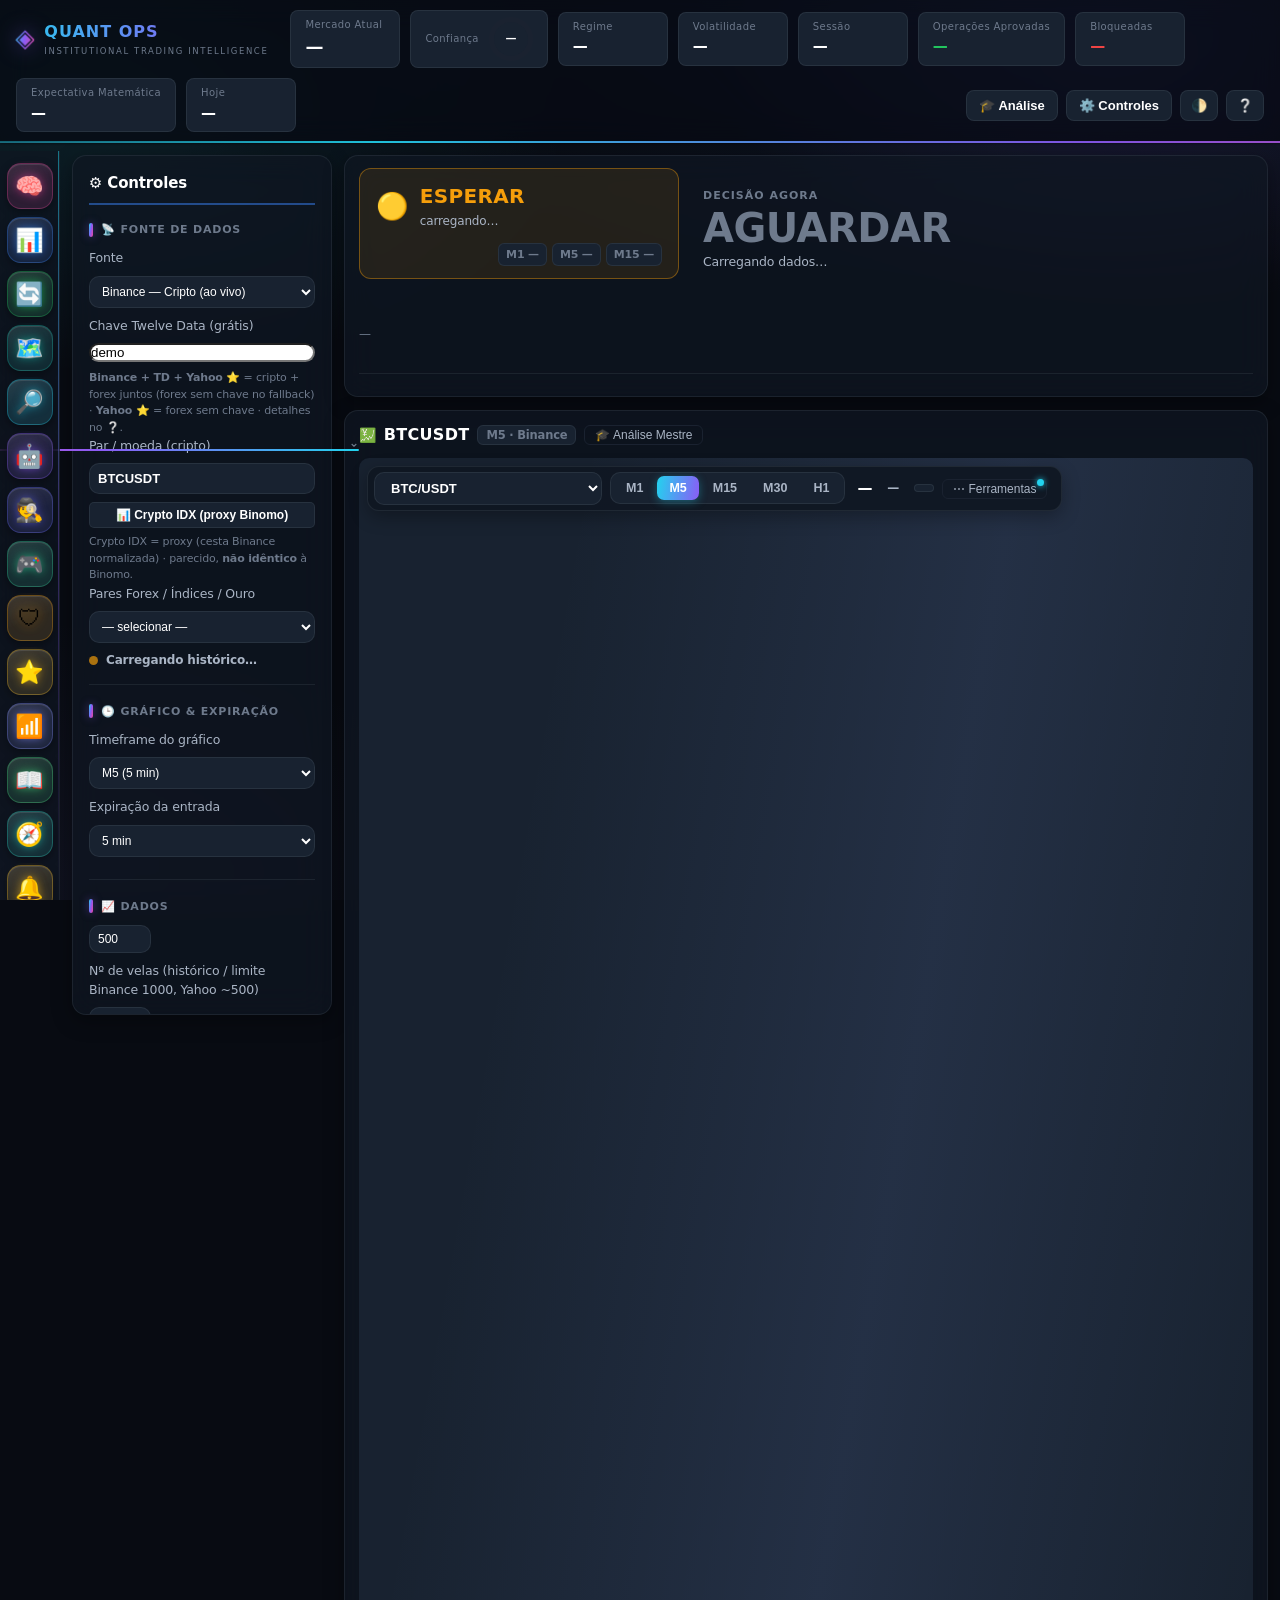
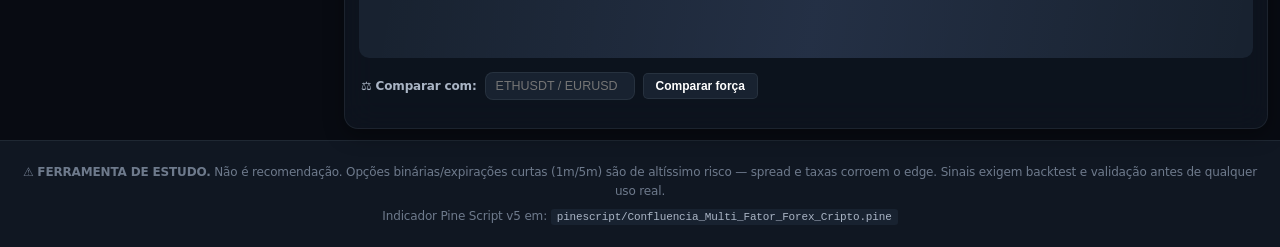
<file: index.html>
<!DOCTYPE html>
<html lang="pt-BR">
<head>
    <meta charset="UTF-8">
    <meta name="viewport" content="width=device-width, initial-scale=1.0">
    <title>QUANT OPS — Institutional Trading Intelligence</title>
    <meta http-equiv="refresh" content="0; url=pinescript/Simulador_Standalone.html">
    <link rel="canonical" href="pinescript/Simulador_Standalone.html">
    <style>
        html, body {
            margin: 0;
            height: 100%;
            background: #0a0e17;
            color: #e6edf3;
            font-family: -apple-system, BlinkMacSystemFont, "Segoe UI", Roboto, Helvetica, Arial, sans-serif;
        }
        .wrap {
            height: 100%;
            display: flex;
            flex-direction: column;
            align-items: center;
            justify-content: center;
            gap: 1.25rem;
            text-align: center;
            padding: 1.5rem;
            box-sizing: border-box;
        }
        .brand {
            font-size: clamp(1.5rem, 4vw, 2.5rem);
            font-weight: 700;
            letter-spacing: 0.08em;
            background: linear-gradient(90deg, #38bdf8, #22d3ee);
            -webkit-background-clip: text;
            background-clip: text;
            color: transparent;
        }
        .sub { opacity: 0.6; font-size: 0.95rem; letter-spacing: 0.04em; }
        .spinner {
            width: 38px; height: 38px;
            border: 3px solid rgba(56, 189, 248, 0.2);
            border-top-color: #38bdf8;
            border-radius: 50%;
            animation: spin 0.8s linear infinite;
        }
        @keyframes spin { to { transform: rotate(360deg); } }
        a { color: #38bdf8; }
    </style>
</head>
<body>
    <div class="wrap">
        <div class="brand">QUANT OPS</div>
        <div class="spinner"></div>
        <div class="sub">Carregando o simulador…</div>
        <noscript>
            <p><a href="pinescript/Simulador_Standalone.html">Clique aqui para abrir o simulador</a></p>
        </noscript>
    </div>
</body>
</html>
</file>
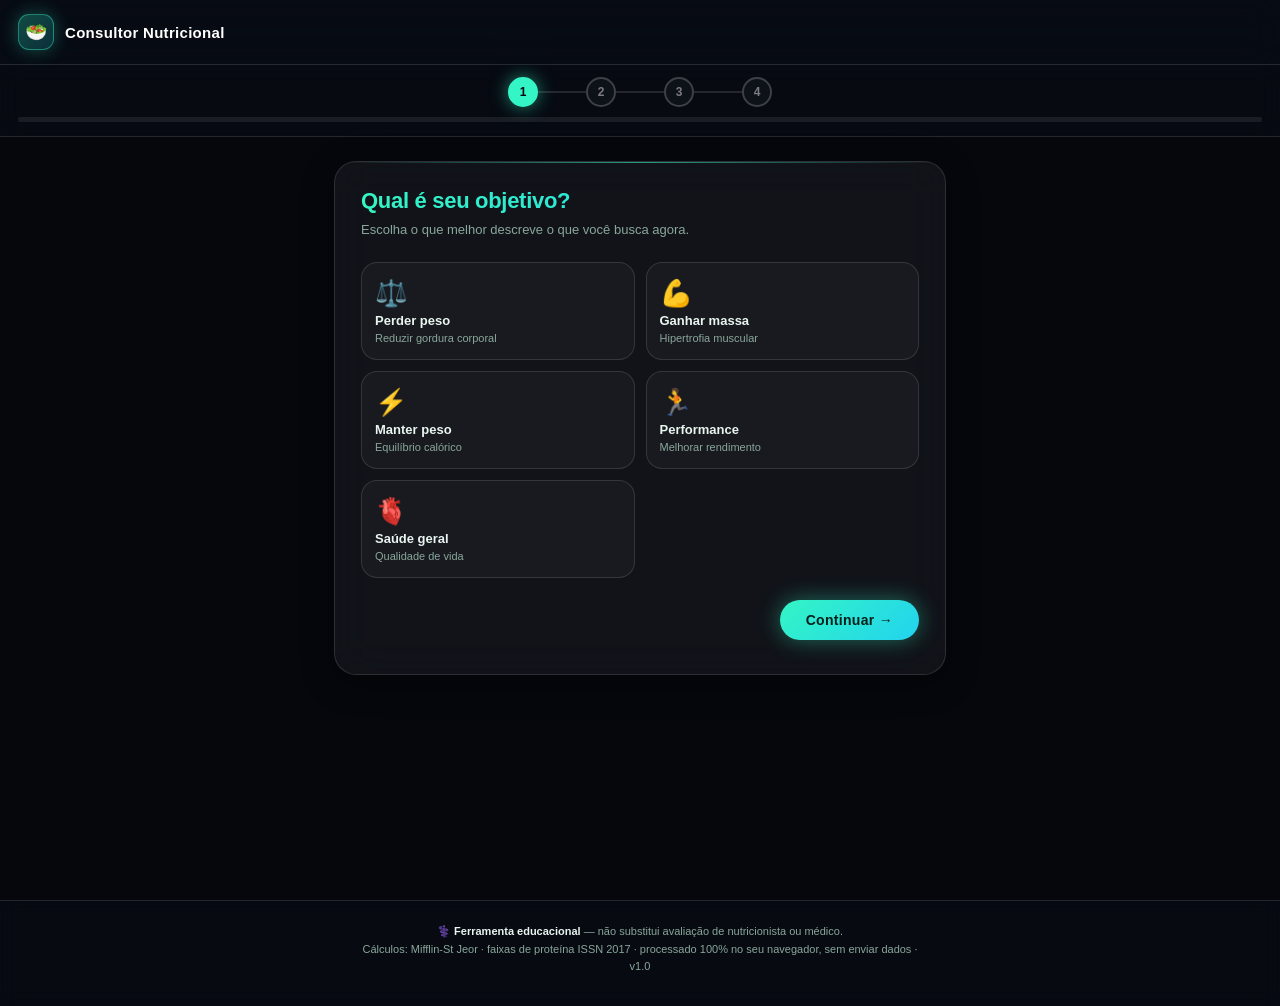
<file: public/index.html>
<!DOCTYPE html>
<html lang="pt-BR">
<head>
<meta charset="UTF-8">
<meta name="viewport" content="width=device-width, initial-scale=1.0, viewport-fit=cover">
<meta name="theme-color" content="#05070D">
<meta name="color-scheme" content="dark">
<meta name="description" content="Consultor nutricional baseado em evidência: calcula calorias e macros (Mifflin-St Jeor), monta cardápio semanal com variação treino/descanso, lista de compras e plano de treino. Educacional — não substitui profissional de saúde.">
<meta name="author" content="Consultor Nutricional">
<meta property="og:title" content="Consultor Nutricional — Plano baseado em evidência">
<meta property="og:description" content="Plano nutricional e de treino baseado em evidência, 100% no seu navegador.">
<meta property="og:type" content="website">
<meta name="twitter:card" content="summary">
<link rel="icon" href="data:image/svg+xml,<svg xmlns='http://www.w3.org/2000/svg' viewBox='0 0 100 100'><text y='.9em' font-size='90'>🥗</text></svg>">
<title>Consultor Nutricional — Plano baseado em evidência</title>
<style>
*,*::before,*::after{box-sizing:border-box;margin:0;padding:0}
:root{
  --p:#34F5C5;--pm:#22D3EE;--s:#34F5C5;--acc:#FFB86B;
  --bg:rgba(255,255,255,.045);--sur:rgba(255,255,255,.05);--bdr:rgba(255,255,255,.12);
  --tx:#E9F5EF;--mu:#8AA79B;
  --neon:#34F5C5;--neon2:#22D3EE;
  --sh:0 8px 32px rgba(0,0,0,.45);
}
html,body{height:100%;font-family:'Segoe UI',-apple-system,BlinkMacSystemFont,sans-serif;color:var(--tx);background:#05070D}
body{position:relative;overflow-x:hidden}
body::before{content:'';position:fixed;inset:0;z-index:-2;background:
  radial-gradient(60% 50% at 15% 8%,rgba(52,245,197,.20),transparent 60%),
  radial-gradient(55% 45% at 85% 12%,rgba(34,211,238,.17),transparent 60%),
  radial-gradient(60% 55% at 50% 105%,rgba(129,140,248,.15),transparent 60%),
  #05070D;
  animation:aurora 16s ease-in-out infinite alternate}
body::after{content:'';position:fixed;inset:0;z-index:-1;pointer-events:none;
  background-image:linear-gradient(rgba(255,255,255,.028) 1px,transparent 1px),linear-gradient(90deg,rgba(255,255,255,.028) 1px,transparent 1px);
  background-size:46px 46px;
  -webkit-mask-image:radial-gradient(ellipse 85% 55% at 50% 0%,#000 35%,transparent 100%);
  mask-image:radial-gradient(ellipse 85% 55% at 50% 0%,#000 35%,transparent 100%)}
@keyframes aurora{0%{filter:hue-rotate(0deg)}100%{filter:hue-rotate(30deg)}}
#root{min-height:100dvh;display:flex;flex-direction:column;position:relative;z-index:1}

/* HEADER */
.hdr{background:rgba(10,16,26,.55);backdrop-filter:blur(18px);-webkit-backdrop-filter:blur(18px);color:#fff;padding:14px 18px;display:flex;align-items:center;justify-content:space-between;position:sticky;top:0;z-index:10;border-bottom:1px solid var(--bdr)}
.hdr-brand{display:flex;align-items:center;gap:11px;font-weight:800;font-size:15px;letter-spacing:.3px}
.hdr-icon{width:36px;height:36px;background:linear-gradient(135deg,rgba(52,245,197,.28),rgba(34,211,238,.18));border:1px solid rgba(52,245,197,.4);border-radius:11px;display:flex;align-items:center;justify-content:center;font-size:18px;box-shadow:0 0 18px rgba(52,245,197,.3)}
.btn-sm{background:rgba(255,255,255,.06);border:1px solid var(--bdr);color:#fff;padding:6px 14px;border-radius:18px;font-size:12px;cursor:pointer;font-family:inherit;transition:all .18s}
.btn-sm:hover{background:rgba(52,245,197,.14);border-color:var(--neon);box-shadow:0 0 14px rgba(52,245,197,.25)}

/* PROGRESS */
.prog-wrap{background:rgba(10,16,26,.4);backdrop-filter:blur(12px);-webkit-backdrop-filter:blur(12px);padding:12px 18px 14px;border-bottom:1px solid var(--bdr)}
.steps{display:flex;align-items:center;gap:0;justify-content:center;margin-bottom:10px}
.sdot{width:30px;height:30px;border-radius:50%;border:2px solid rgba(255,255,255,.2);color:rgba(255,255,255,.45);font-size:12px;font-weight:700;display:flex;align-items:center;justify-content:center;transition:all .3s;background:rgba(255,255,255,.03)}
.sdot.active{border-color:var(--neon);color:#05070D;background:var(--neon);box-shadow:0 0 18px rgba(52,245,197,.55)}
.sdot.done{border-color:var(--neon2);background:rgba(34,211,238,.15);color:var(--neon2)}
.sline{flex:1;height:2px;background:rgba(255,255,255,.12);max-width:48px}
.prog-bar{height:5px;background:rgba(255,255,255,.08);border-radius:3px;overflow:hidden}
.prog-fill{height:100%;background:linear-gradient(90deg,var(--neon),var(--neon2));border-radius:3px;transition:width .4s cubic-bezier(.4,0,.2,1);box-shadow:0 0 12px rgba(52,245,197,.6)}

/* MAIN */
.main{flex:1;padding:24px 14px 44px;max-width:640px;margin:0 auto;width:100%}

/* CARD */
.card{background:var(--sur);backdrop-filter:blur(20px);-webkit-backdrop-filter:blur(20px);border:1px solid var(--bdr);border-radius:22px;padding:26px;box-shadow:var(--sh);margin-bottom:16px;position:relative;overflow:hidden;animation:cardIn .5s cubic-bezier(.2,.7,.2,1)}
.card::before{content:'';position:absolute;top:0;left:0;right:0;height:1px;background:linear-gradient(90deg,transparent,rgba(52,245,197,.6),transparent)}
@keyframes cardIn{from{opacity:0;transform:translateY(14px)}to{opacity:1;transform:translateY(0)}}
.step-title{font-size:22px;font-weight:800;margin-bottom:6px;background:linear-gradient(90deg,#34F5C5,#22D3EE);-webkit-background-clip:text;background-clip:text;color:transparent;letter-spacing:-.3px}
.step-sub{font-size:13px;color:var(--mu);margin-bottom:22px;line-height:1.55}

/* OPTION GRID (goals) */
.opt-grid{display:grid;grid-template-columns:1fr 1fr;gap:11px;margin-bottom:22px}
.opt-card{background:rgba(255,255,255,.03);border:1.5px solid var(--bdr);border-radius:16px;padding:15px 13px;text-align:left;cursor:pointer;transition:all .2s;font-family:inherit;display:flex;flex-direction:column;gap:4px}
.opt-card:hover{border-color:rgba(52,245,197,.5);background:rgba(52,245,197,.05);transform:translateY(-2px)}
.opt-card.sel{border-color:var(--neon);background:rgba(52,245,197,.1);box-shadow:0 0 0 1px var(--neon),0 0 22px rgba(52,245,197,.3)}
.opt-icon{font-size:26px}
.opt-label{font-size:13px;font-weight:700;color:var(--tx)}
.opt-desc{font-size:11px;color:var(--mu)}

/* FORM */
.form-row{display:grid;grid-template-columns:1fr 1fr;gap:14px;margin-bottom:14px}
.field{display:flex;flex-direction:column;gap:7px}
.field label{font-size:13px;font-weight:600;color:var(--tx)}
.inp-wrap{position:relative;display:flex;align-items:center}
.inp-wrap input{width:100%;padding:11px 40px 11px 14px;border:1.5px solid var(--bdr);border-radius:11px;font-size:15px;font-family:inherit;background:rgba(255,255,255,.03);color:var(--tx);outline:none;transition:all .2s}
.inp-wrap input:focus{border-color:var(--neon);background:rgba(52,245,197,.06);box-shadow:0 0 16px rgba(52,245,197,.2)}
.inp-wrap .unit{position:absolute;right:12px;font-size:12px;color:var(--mu);pointer-events:none}
.sex-row{display:flex;gap:8px}
.sex-btn{flex:1;padding:11px;border:1.5px solid var(--bdr);border-radius:11px;cursor:pointer;font-size:13px;font-weight:600;background:rgba(255,255,255,.03);color:var(--mu);font-family:inherit;transition:all .18s}
.sex-btn:hover{border-color:rgba(52,245,197,.4)}
.sex-btn.sel{border-color:var(--neon);background:rgba(52,245,197,.1);color:var(--neon);box-shadow:0 0 16px rgba(52,245,197,.25)}
.act-list{display:flex;flex-direction:column;gap:8px}
.act-item{border:1.5px solid var(--bdr);border-radius:11px;padding:11px 14px;cursor:pointer;text-align:left;font-family:inherit;background:rgba(255,255,255,.03);transition:all .18s;display:flex;justify-content:space-between;align-items:center}
.act-item:hover{border-color:rgba(52,245,197,.4);background:rgba(52,245,197,.04)}
.act-item.sel{border-color:var(--neon);background:rgba(52,245,197,.1);box-shadow:0 0 0 1px var(--neon),0 0 18px rgba(52,245,197,.25)}
.act-label{font-size:13px;font-weight:600;color:var(--tx)}
.act-desc{font-size:11px;color:var(--mu)}
.field-full{margin-bottom:14px}
.train-row{display:flex;flex-wrap:wrap;gap:8px}
.train-chip{display:flex;align-items:center;gap:6px;padding:9px 14px;border:1.5px solid var(--bdr);border-radius:20px;cursor:pointer;font-size:12px;font-weight:600;background:rgba(255,255,255,.03);color:var(--tx);transition:all .18s}
.train-chip:hover{border-color:rgba(52,245,197,.4)}
.train-chip.sel{border-color:var(--neon);background:rgba(52,245,197,.1);color:var(--neon);box-shadow:0 0 14px rgba(52,245,197,.25)}
.train-chip input{width:13px;height:13px;accent-color:var(--neon);cursor:pointer}
.train-icon{font-size:15px}
.train-block{background:rgba(255,255,255,.03);border:1px solid var(--bdr);border-radius:13px;padding:13px 15px;margin-bottom:10px}
.train-block:last-of-type{margin-bottom:0}
.train-block-title{font-size:14px;font-weight:700;color:var(--neon);margin-bottom:6px}
.train-row-item{font-size:12px;color:var(--tx);margin-bottom:4px;line-height:1.45}
.train-row-item span:first-child{font-weight:600;color:var(--mu);margin-right:4px}
.train-evidence{font-size:11px;color:var(--mu);margin-top:4px;font-style:italic}
.wd-row{display:flex;gap:6px;flex-wrap:wrap}
.wd-btn{flex:1;min-width:42px;padding:9px 4px;border:1.5px solid var(--bdr);border-radius:10px;cursor:pointer;font-size:12px;font-weight:700;background:rgba(255,255,255,.03);color:var(--mu);font-family:inherit;transition:all .18s}
.wd-btn:hover{border-color:rgba(52,245,197,.4)}
.wd-btn.sel{border-color:var(--neon);background:rgba(52,245,197,.12);color:var(--neon);box-shadow:0 0 12px rgba(52,245,197,.25)}
/* Footer */
.site-footer{position:relative;z-index:1;text-align:center;padding:22px 18px 30px;border-top:1px solid var(--bdr);background:rgba(10,16,26,.4);backdrop-filter:blur(10px);-webkit-backdrop-filter:blur(10px)}
.site-footer p{font-size:11px;color:var(--mu);line-height:1.6;max-width:560px;margin:0 auto}
.site-footer strong{color:var(--tx)}

/* CONDITIONS */
.cond-list{display:flex;flex-direction:column;gap:8px;margin-bottom:12px}
.cond-item{display:flex;align-items:flex-start;gap:10px;padding:11px 13px;border:1.5px solid var(--bdr);border-radius:11px;cursor:pointer;background:rgba(255,255,255,.03);transition:all .18s}
.cond-item:hover{border-color:rgba(52,245,197,.4)}
.cond-item.checked{border-color:var(--neon);background:rgba(52,245,197,.1);box-shadow:0 0 14px rgba(52,245,197,.2)}
.cond-item input{width:16px;height:16px;margin-top:1px;accent-color:var(--neon);flex-shrink:0;cursor:pointer}
.cond-item span{font-size:13px;color:var(--tx);line-height:1.45}
.cond-none{border-style:dashed}
.divider{height:1px;background:var(--bdr);margin:8px 0}
.text-inp{width:100%;padding:10px 12px;border:1.5px solid var(--bdr);border-radius:9px;font-size:13px;font-family:inherit;background:rgba(255,255,255,.03);color:var(--tx);outline:none;margin-top:6px}
.text-inp:focus{border-color:var(--neon);box-shadow:0 0 14px rgba(52,245,197,.2)}

/* PREFERENCES */
.diet-row{display:grid;grid-template-columns:repeat(3,1fr);gap:10px;margin-bottom:14px}
.diet-card{border:1.5px solid var(--bdr);border-radius:13px;padding:13px 8px;cursor:pointer;font-family:inherit;background:rgba(255,255,255,.03);text-align:center;display:flex;flex-direction:column;gap:3px;transition:all .18s;color:var(--tx)}
.diet-card:hover{border-color:rgba(52,245,197,.4);transform:translateY(-2px)}
.diet-card.sel{border-color:var(--neon);background:rgba(52,245,197,.1);box-shadow:0 0 0 1px var(--neon),0 0 18px rgba(52,245,197,.28)}
.diet-icon{font-size:23px}
.diet-label{font-size:13px;font-weight:700}
.diet-desc{font-size:11px;color:var(--mu)}
.prot-grid{display:grid;grid-template-columns:repeat(3,1fr);gap:8px;margin-bottom:4px}
.prot-card{border:1.5px solid var(--bdr);border-radius:13px;padding:11px 6px;cursor:pointer;font-family:inherit;background:rgba(255,255,255,.03);text-align:center;display:flex;flex-direction:column;gap:4px;transition:all .18s;color:var(--tx)}
.prot-card:hover{border-color:rgba(52,245,197,.4);transform:translateY(-2px)}
.prot-card.sel{border-color:var(--neon);background:rgba(52,245,197,.1);box-shadow:0 0 0 1px var(--neon),0 0 16px rgba(52,245,197,.28)}
.prot-icon{font-size:20px}
.prot-label{font-size:11px;font-weight:600;color:var(--tx);line-height:1.25}
.intol-row{display:flex;flex-wrap:wrap;gap:8px;margin-bottom:14px}
.intol-chip{display:flex;align-items:center;gap:6px;padding:8px 13px;border:1.5px solid var(--bdr);border-radius:20px;cursor:pointer;font-size:12px;font-weight:600;background:rgba(255,255,255,.03);color:var(--tx);transition:all .18s}
.intol-chip.sel{border-color:var(--neon);background:rgba(52,245,197,.1);color:var(--neon);box-shadow:0 0 14px rgba(52,245,197,.25)}
.intol-chip input{width:13px;height:13px;accent-color:var(--neon);cursor:pointer}
.pref-grid{display:grid;grid-template-columns:1fr 1fr;gap:14px;margin-bottom:14px}
.radio-list{display:flex;flex-direction:column;gap:8px}
.radio-item{border:1.5px solid var(--bdr);border-radius:11px;padding:10px 13px;cursor:pointer;font-family:inherit;background:rgba(255,255,255,.03);text-align:left;transition:all .18s}
.radio-item:hover{border-color:rgba(52,245,197,.4)}
.radio-item.sel{border-color:var(--neon);background:rgba(52,245,197,.1);box-shadow:0 0 0 1px var(--neon),0 0 16px rgba(52,245,197,.25)}
.radio-item span{display:block;font-size:13px;font-weight:600;color:var(--tx)}
.radio-item small{font-size:11px;color:var(--mu)}

/* NAV */
.nav-row{display:flex;align-items:center;justify-content:space-between;margin-top:22px;gap:10px}
.btn-primary{background:linear-gradient(135deg,var(--neon),var(--neon2));color:#05201A;border:none;padding:12px 26px;border-radius:24px;font-size:14px;font-weight:800;cursor:pointer;font-family:inherit;transition:all .2s;box-shadow:0 0 22px rgba(52,245,197,.4);letter-spacing:.3px}
.btn-primary:hover:not(:disabled){transform:translateY(-2px);box-shadow:0 0 34px rgba(52,245,197,.6)}
.btn-primary:disabled{background:rgba(255,255,255,.08);color:var(--mu);cursor:not-allowed;box-shadow:none}
.btn-back{background:transparent;border:1.5px solid var(--bdr);color:var(--mu);padding:11px 20px;border-radius:24px;font-size:14px;cursor:pointer;font-family:inherit;transition:all .18s}
.btn-back:hover{border-color:var(--neon);color:var(--neon)}
.err-msg{color:#FF6B6B;font-size:12px;margin-top:8px}

/* RESULTS */
.res-main{padding:16px 14px 44px}
.res-header{background:linear-gradient(135deg,rgba(52,245,197,.14),rgba(34,211,238,.1));backdrop-filter:blur(20px);-webkit-backdrop-filter:blur(20px);border:1px solid rgba(52,245,197,.3);color:#fff;padding:22px;border-radius:18px;margin-bottom:14px;display:flex;gap:14px;align-items:flex-start;box-shadow:0 0 30px rgba(52,245,197,.15)}
.res-hicon{font-size:34px;filter:drop-shadow(0 0 10px rgba(52,245,197,.5))}
.res-header h2{font-size:19px;font-weight:800;margin-bottom:4px}
.res-header p{font-size:12px;opacity:.85;line-height:1.55}
.disc{background:rgba(255,184,107,.1);border:1px solid rgba(255,184,107,.35);border-radius:13px;padding:13px 15px;font-size:13px;color:#FFD9A8;margin-bottom:14px;line-height:1.55}

.sec{background:var(--sur);backdrop-filter:blur(20px);-webkit-backdrop-filter:blur(20px);border:1px solid var(--bdr);border-radius:18px;padding:20px;box-shadow:var(--sh);margin-bottom:14px;position:relative;overflow:hidden}
.sec::before{content:'';position:absolute;top:0;left:0;right:0;height:1px;background:linear-gradient(90deg,transparent,rgba(52,245,197,.5),transparent)}
.sec-title{font-size:15px;font-weight:800;background:linear-gradient(90deg,#34F5C5,#22D3EE);-webkit-background-clip:text;background-clip:text;color:transparent;margin-bottom:14px;display:flex;align-items:center;gap:6px}

/* Calories */
.cal-row{display:flex;justify-content:space-between;align-items:baseline;padding:8px 0;border-bottom:1px solid rgba(255,255,255,.06);font-size:13px;gap:8px}
.cal-row:last-child{border-bottom:none}
.cal-row span{color:var(--mu);flex:1}
.cal-row strong{font-size:14px;white-space:nowrap;color:var(--tx)}
.cal-row.hl{background:rgba(52,245,197,.08);border:1px solid rgba(52,245,197,.25);border-radius:10px;padding:12px;margin-top:6px;border-bottom:none}
.cal-row.hl strong{font-size:19px;color:var(--neon)}

/* Macros */
.macro-grid{display:grid;grid-template-columns:repeat(3,1fr);gap:10px;margin-bottom:12px}
.mc{border-radius:14px;padding:15px 10px;text-align:center;border:1px solid var(--bdr)}
.mc.prot{background:rgba(52,245,197,.1);border-color:rgba(52,245,197,.3)}
.mc.carb{background:rgba(255,184,107,.1);border-color:rgba(255,184,107,.3)}
.mc.fat {background:rgba(129,140,248,.12);border-color:rgba(129,140,248,.35)}
.mc-val{font-size:23px;font-weight:800;color:var(--neon)}
.mc.carb .mc-val{color:#FFB86B}
.mc.fat  .mc-val{color:#A5B4FC}
.mc-lbl{font-size:12px;font-weight:700;margin:2px 0;color:var(--tx)}
.mc-sub{font-size:11px;color:var(--mu)}
.mbar{height:10px;border-radius:5px;overflow:hidden;display:flex;gap:2px;margin-top:4px}
.mbar-p{background:#34F5C5;box-shadow:0 0 10px rgba(52,245,197,.5)}
.mbar-c{background:#FFB86B}
.mbar-f{background:#818CF8}
.mbar-legend{display:flex;gap:14px;margin-top:8px;font-size:11px;color:var(--mu)}
.mbar-legend span{display:flex;align-items:center;gap:4px}
.mbar-dot{width:8px;height:8px;border-radius:50%;display:inline-block}

/* Meals */
.meal-item{margin-bottom:14px}
.meal-title{font-size:13px;font-weight:700;color:var(--neon);margin-bottom:6px}
.meal-item ul{padding-left:18px}
.meal-item li{font-size:13px;color:var(--tx);margin-bottom:3px;line-height:1.45}
.subs-box{background:rgba(255,255,255,.03);border:1px solid var(--bdr);border-radius:11px;padding:13px;margin-top:10px;font-size:12px}
.subs-box strong{display:block;margin-bottom:5px;color:var(--mu)}
.subs-box li{margin-bottom:3px;color:var(--mu)}

/* Weekly plan accordion */
.day-card{border:1px solid var(--bdr);border-radius:12px;margin-bottom:8px;background:rgba(255,255,255,.03);overflow:hidden;transition:all .2s}
.day-card[open]{border-color:rgba(52,245,197,.35);box-shadow:0 0 16px rgba(52,245,197,.12)}
.day-card summary{list-style:none;cursor:pointer;padding:12px 14px;display:flex;align-items:center;gap:8px;user-select:none}
.day-card summary::-webkit-details-marker{display:none}
.day-card summary::after{content:'▾';color:var(--mu);font-size:12px;transition:transform .25s;margin-left:2px}
.day-card[open] summary::after{transform:rotate(180deg);color:var(--neon)}
.day-name{font-size:14px;font-weight:700;color:var(--tx);flex:1}
.day-badge{font-size:11px;font-weight:700;padding:4px 11px;border-radius:12px;white-space:nowrap}
.day-badge.train{background:rgba(52,245,197,.14);color:var(--neon);border:1px solid rgba(52,245,197,.3)}
.day-badge.rest{background:rgba(129,140,248,.14);color:#A5B4FC;border:1px solid rgba(129,140,248,.3)}
.day-meals{padding:2px 14px 12px;border-top:1px solid var(--bdr)}
.dm{font-size:12px;color:var(--tx);padding:8px 0;border-bottom:1px solid rgba(255,255,255,.05);line-height:1.45}
.dm:last-child{border-bottom:none}
.dm span{display:inline-block;font-weight:700;color:var(--mu);min-width:78px;margin-right:4px}

/* Tips */
.tip{border-radius:11px;padding:12px 14px;font-size:12px;line-height:1.55;margin-top:8px;border:1px solid}
.tip.warn{background:rgba(253,224,71,.08);border-color:rgba(253,224,71,.3);color:#FDE68A}
.tip.info{background:rgba(34,211,238,.08);border-color:rgba(34,211,238,.3);color:#A5E9F5}
.tip.eco {background:rgba(52,245,197,.08);border-color:rgba(52,245,197,.3);color:#9DF5D8}
.tip.alert{background:rgba(255,107,107,.08);border-color:rgba(255,107,107,.3);color:#FFB0B0}

/* Shopping */
.shop-cat{font-size:12px;font-weight:700;color:var(--neon2);text-transform:uppercase;letter-spacing:.5px;margin-bottom:6px;margin-top:12px}
.shop-cat:first-child{margin-top:0}
.shop-list{display:flex;flex-wrap:wrap;gap:6px}
.shop-tag{background:rgba(255,255,255,.04);border:1px solid var(--bdr);border-radius:20px;padding:5px 12px;font-size:12px;color:var(--tx)}

/* STOP PAGE */
.stop-card{text-align:center}
.stop-icon{font-size:54px;margin-bottom:12px;filter:drop-shadow(0 0 14px rgba(52,245,197,.4))}
.stop-card h2{font-size:21px;font-weight:800;background:linear-gradient(90deg,#34F5C5,#22D3EE);-webkit-background-clip:text;background-clip:text;color:transparent;margin-bottom:8px}
.stop-card p{font-size:14px;color:var(--mu);margin-bottom:10px;line-height:1.55}
.stop-why{background:rgba(255,255,255,.03);border:1px solid var(--bdr);border-radius:13px;padding:15px;text-align:left;font-size:13px;margin:14px 0}
.stop-why strong{display:block;margin-bottom:8px;color:var(--tx)}
.stop-why li{margin-bottom:6px;color:var(--mu);line-height:1.5;margin-left:16px}
.stop-where{background:rgba(34,211,238,.08);border:1px solid rgba(34,211,238,.3);border-radius:13px;padding:15px;text-align:left;font-size:13px}
.stop-where strong{display:block;margin-bottom:8px;color:var(--neon2)}
.stop-where li{margin-bottom:5px;color:#A5E9F5;margin-left:16px}

/* Print */
.print-btn{background:rgba(255,255,255,.04);border:1.5px solid var(--bdr);color:var(--mu);padding:10px 20px;border-radius:20px;font-size:13px;cursor:pointer;font-family:inherit;transition:all .18s}
.print-btn:hover{border-color:var(--neon);color:var(--neon)}
.center-row{text-align:center;display:flex;gap:10px;justify-content:center;margin-top:16px;flex-wrap:wrap}
@media(max-width:480px){
  .opt-grid{grid-template-columns:1fr 1fr}
  .form-row{grid-template-columns:1fr}
  .pref-grid{grid-template-columns:1fr}
  .macro-grid{grid-template-columns:repeat(3,1fr)}
  .diet-row{grid-template-columns:repeat(3,1fr)}
  .prot-grid{grid-template-columns:repeat(2,1fr)}
}
@media print{
  body::before,body::after{display:none}
  html,body{background:#fff}
  .hdr,.prog-wrap,.nav-row,.center-row,.site-footer{display:none}
  .sec,.res-header{box-shadow:none;border:1px solid #ddd;background:#fff;backdrop-filter:none}
  .sec-title,.step-title,.stop-card h2{-webkit-text-fill-color:#1B5E42;color:#1B5E42}
  .cal-row strong,.meal-item li,.cond-item span,.shop-tag,.res-header h2,.res-header p,.day-name,.dm{color:#17201B}
  .day-card .day-meals{display:block!important}
  .day-card summary::after{display:none}
}
</style>
</head>
<body>
<div id="root"></div>
<footer class="site-footer">
  <p><strong>⚕️ Ferramenta educacional</strong> — não substitui avaliação de nutricionista ou médico.</p>
  <p>Cálculos: Mifflin-St Jeor · faixas de proteína ISSN 2017 · processado 100% no seu navegador, sem enviar dados · v1.0</p>
</footer>
<script>
/* ── STATE ── */
const S = {
  step:1,
  goal:null,
  age:'', weight:'', height:'', sex:null, activity:null,
  conditions:[], meds:'', allergies:'',
  diet:null, intolerances:[], budget:null, time:null,
  proteins:[],
  trainings:[], trainDays:[],
};

/* ── PERSISTENCE (localStorage) ── */
const STORE_KEY='cn_state_v1';
function persist(){ try{ localStorage.setItem(STORE_KEY, JSON.stringify(S)); }catch(e){} }
function restore(){
  try{
    const raw=localStorage.getItem(STORE_KEY);
    if(raw){ const o=JSON.parse(raw); if(o&&typeof o==='object') Object.assign(S,o); }
  }catch(e){}
}
function clearStore(){ try{ localStorage.removeItem(STORE_KEY); }catch(e){} }

/* ── SAVE TEXT FIELDS before re-render ── */
function saveFields() {
  ['f-age','f-weight','f-height','f-meds'].forEach(id => {
    const el = document.getElementById(id);
    if (!el) return;
    if (id==='f-age')    S.age    = el.value;
    if (id==='f-weight') S.weight = el.value;
    if (id==='f-height') S.height = el.value;
    if (id==='f-meds')   S.meds   = el.value;
  });
}

function render() {
  saveFields();
  persist();
  const el = document.getElementById('root');
  el.innerHTML = page();
  window.scrollTo(0,0);
}

/* ── PAGE DISPATCH ── */
function page() {
  if (S.step === 'stop')    return hdr(false) + buildStop();
  if (S.step === 'results') return hdr(false) + buildResults();
  return hdr(true) + body();
}

function hdr(withSteps) {
  if (!withSteps) return `
    <header class="hdr">
      <div class="hdr-brand"><div class="hdr-icon">🥗</div>Consultor Nutricional</div>
      <button class="btn-sm" onclick="restart()">↩ Recomeçar</button>
    </header>`;
  const labels=['Objetivo','Perfil','Saúde','Preferências'];
  const dots = labels.map((l,i)=>{
    const cls = i+1<S.step?'done':i+1===S.step?'active':'';
    const inner = i+1<S.step?'✓':(i+1);
    return `<div class="sdot ${cls}" title="${l}">${inner}</div>` +
           (i<3?'<div class="sline"></div>':'');
  }).join('');
  const pct = ((S.step-1)/4*100).toFixed(0);
  return `
    <header class="hdr">
      <div class="hdr-brand"><div class="hdr-icon">🥗</div>Consultor Nutricional</div>
    </header>
    <div class="prog-wrap">
      <div class="steps">${dots}</div>
      <div class="prog-bar"><div class="prog-fill" style="width:${pct}%"></div></div>
    </div>`;
}

function body() {
  switch(S.step) {
    case 1: return buildStep1();
    case 2: return buildStep2();
    case 3: return buildStep3();
    case 4: return buildStep4();
  }
}

/* ── STEP 1: GOAL ── */
const GOALS=[
  {k:'loss',        icon:'⚖️', label:'Perder peso',       desc:'Reduzir gordura corporal'},
  {k:'gain',        icon:'💪', label:'Ganhar massa',      desc:'Hipertrofia muscular'},
  {k:'maintain',    icon:'⚡', label:'Manter peso',       desc:'Equilíbrio calórico'},
  {k:'performance', icon:'🏃', label:'Performance',       desc:'Melhorar rendimento'},
  {k:'health',      icon:'🫀', label:'Saúde geral',       desc:'Qualidade de vida'},
];
function buildStep1() {
  const cards = GOALS.map(g=>`
    <button class="opt-card ${S.goal===g.k?'sel':''}" onclick="S.goal='${g.k}';render()">
      <span class="opt-icon">${g.icon}</span>
      <span class="opt-label">${g.label}</span>
      <span class="opt-desc">${g.desc}</span>
    </button>`).join('');
  return `<div class="main"><div class="card">
    <h2 class="step-title">Qual é seu objetivo?</h2>
    <p class="step-sub">Escolha o que melhor descreve o que você busca agora.</p>
    <div class="opt-grid">${cards}</div>
    <div class="nav-row">
      <span></span>
      <button class="btn-primary" onclick="if(S.goal){S.step=2;render()}else{document.getElementById('g-err').textContent='Selecione um objetivo.'}" ${!S.goal?'':''}">Continuar →</button>
    </div>
    <p id="g-err" class="err-msg"></p>
  </div></div>`;
}

/* ── STEP 2: PROFILE ── */
const ACTS=[
  {k:'sed',     label:'Sedentário',           desc:'Mesa, sem exercício'},
  {k:'light',   label:'Levemente ativo',      desc:'Exercício 1–3 dias/sem'},
  {k:'mod',     label:'Moderadamente ativo',  desc:'Exercício 3–5 dias/sem'},
  {k:'active',  label:'Muito ativo',          desc:'Exercício 6–7 dias/sem'},
  {k:'vactive', label:'Extremamente ativo',   desc:'Atleta / trabalho físico pesado'},
];
const TRAININGS=[
  {k:'muscle',   icon:'🏋️', label:'Musculação'},
  {k:'running',  icon:'🏃', label:'Corrida'},
  {k:'strength', icon:'💪', label:'Treino de força'},
  {k:'cycling',  icon:'🚴', label:'Ciclismo'},
];
function buildStep2() {
  const acts = ACTS.map(a=>`
    <button class="act-item ${S.activity===a.k?'sel':''}" onclick="S.activity='${a.k}';render()">
      <span class="act-label">${a.label}</span>
      <span class="act-desc">${a.desc}</span>
    </button>`).join('');
  const trainChips = TRAININGS.map(t=>`
    <label class="train-chip ${S.trainings.includes(t.k)?'sel':''}">
      <input type="checkbox" ${S.trainings.includes(t.k)?'checked':''} onchange="toggleTraining('${t.k}',this.checked)">
      <span class="train-icon">${t.icon}</span><span>${t.label}</span>
    </label>`).join('');
  return `<div class="main"><div class="card">
    <h2 class="step-title">Seu perfil</h2>
    <p class="step-sub">Calcula seu metabolismo pela fórmula Mifflin-St Jeor.</p>
    <div class="form-row">
      <div class="field">
        <label>Idade</label>
        <div class="inp-wrap"><input id="f-age" type="number" min="10" max="100" value="${S.age}" placeholder="anos"></div>
      </div>
      <div class="field">
        <label>Sexo</label>
        <div class="sex-row">
          <button class="sex-btn ${S.sex==='M'?'sel':''}" onclick="S.sex='M';render()">♂ Masculino</button>
          <button class="sex-btn ${S.sex==='F'?'sel':''}" onclick="S.sex='F';render()">♀ Feminino</button>
        </div>
      </div>
    </div>
    <div class="form-row">
      <div class="field">
        <label>Peso</label>
        <div class="inp-wrap"><input id="f-weight" type="number" min="30" max="300" value="${S.weight}" placeholder="kg"><span class="unit">kg</span></div>
      </div>
      <div class="field">
        <label>Altura</label>
        <div class="inp-wrap"><input id="f-height" type="number" min="100" max="250" value="${S.height}" placeholder="cm"><span class="unit">cm</span></div>
      </div>
    </div>
    <div class="field-full">
      <div class="field"><label>Nível de atividade</label><div class="act-list">${acts}</div></div>
    </div>
    <div class="field-full">
      <div class="field"><label>Tipo de treino <span style="font-weight:400;color:var(--mu)">(opcional, selecione quantos fizer)</span></label>
        <div class="train-row">${trainChips}</div>
      </div>
    </div>
    ${S.trainings.length ? `<div class="field-full">
      <div class="field"><label>Dias que você treina <span style="font-weight:400;color:var(--mu)">(opcional — se vazio, calculamos pelo nível de atividade)</span></label>
        <div class="wd-row">${WEEKDAYS.map((w,i)=>`
          <button type="button" class="wd-btn ${S.trainDays.includes(i)?'sel':''}" onclick="toggleTrainDay(${i})" aria-pressed="${S.trainDays.includes(i)}">${w}</button>`).join('')}</div>
      </div>
    </div>` : ''}
    <div class="nav-row">
      <button class="btn-back" onclick="S.step=1;render()">← Voltar</button>
      <button class="btn-primary" onclick="nextStep2()">Continuar →</button>
    </div>
    <p id="p-err" class="err-msg"></p>
  </div></div>`;
}
const WEEKDAYS=['Seg','Ter','Qua','Qui','Sex','Sáb','Dom'];
function toggleTraining(k,v) {
  saveFields();
  if (v) { if (!S.trainings.includes(k)) S.trainings.push(k); }
  else     S.trainings = S.trainings.filter(x=>x!==k);
  render();
}
function toggleTrainDay(i) {
  saveFields();
  if (S.trainDays.includes(i)) S.trainDays = S.trainDays.filter(x=>x!==i);
  else S.trainDays.push(i);
  render();
}
function nextStep2() {
  saveFields();
  const a=+S.age,w=+S.weight,h=+S.height;
  if (!a||!w||!h||!S.sex||!S.activity||a<10||a>100||w<30||w>300||h<100||h>250) {
    document.getElementById('p-err').textContent='Preencha todos os campos com valores válidos.';
    return;
  }
  S.step=3; render();
}

/* ── STEP 3: HEALTH ── */
const CONDS=[
  {k:'diabetes',        label:'Diabetes (tipo 1 ou 2)'},
  {k:'renal',           label:'Doença renal'},
  {k:'cardiac',         label:'Doença cardiovascular'},
  {k:'thyroid',         label:'Disfunção tireoidiana (hipo/hipertireoidismo)'},
  {k:'pregnancy',       label:'Gestação ou lactação'},
  {k:'eating_disorder', label:'Histórico de transtorno alimentar (anorexia, bulimia, compulsão)'},
  {k:'meds',            label:'Uso de medicamentos que afetam metabolismo ou peso'},
];
const STOP_KEYS=new Set(['diabetes','renal','cardiac','thyroid','pregnancy','eating_disorder','meds']);

function buildStep3() {
  const hasMeds = S.conditions.includes('meds');
  const isNone  = S.conditions.length===0;
  const items = CONDS.map(c=>`
    <label class="cond-item ${S.conditions.includes(c.k)?'checked':''}">
      <input type="checkbox" ${S.conditions.includes(c.k)?'checked':''} onchange="toggleCond('${c.k}',this.checked)">
      <span>${c.label}</span>
    </label>`).join('');
  return `<div class="main"><div class="card">
    <h2 class="step-title">Condições de saúde</h2>
    <p class="step-sub">Marque tudo que se aplica. Garante que as orientações sejam seguras.</p>
    <div class="cond-list">
      ${items}
      ${hasMeds?`<input id="f-meds" type="text" class="text-inp" value="${S.meds}" placeholder="Quais medicamentos? (opcional)">` :''}
      <div class="divider"></div>
      <label class="cond-item cond-none ${isNone?'checked':''}">
        <input type="checkbox" ${isNone?'checked':''} onchange="if(this.checked){S.conditions=[];render()}">
        <span><strong>Nenhuma das anteriores</strong></span>
      </label>
    </div>
    <div class="nav-row">
      <button class="btn-back" onclick="S.step=2;render()">← Voltar</button>
      <button class="btn-primary" onclick="nextStep3()">Continuar →</button>
    </div>
  </div></div>`;
}
function toggleCond(k,v) {
  saveFields();
  if (v) { if (!S.conditions.includes(k)) S.conditions.push(k); }
  else     S.conditions = S.conditions.filter(c=>c!==k);
  render();
}
function nextStep3() {
  if (S.conditions.some(c=>STOP_KEYS.has(c))) { S.step='stop'; render(); return; }
  S.step=4; render();
}

/* ── STEP 4: PREFERENCES ── */
const DIETS=[
  {k:'omni', icon:'🥩', label:'Onívoro',    desc:'Como tudo'},
  {k:'veg',  icon:'🥚', label:'Vegetariano',desc:'Sem carnes'},
  {k:'vegan',icon:'🌱', label:'Vegano',      desc:'Sem produtos animais'},
];
const INTOLS=[
  {k:'lactose',label:'Lactose'},
  {k:'gluten', label:'Glúten'},
  {k:'seafood',label:'Frutos do mar'},
  {k:'nuts',   label:'Oleaginosas'},
];
const BUDGETS=[
  {k:'eco', label:'💸 Econômico',    desc:'Foco em custo-benefício'},
  {k:'mid', label:'💰 Moderado',     desc:'Equilíbrio custo/variedade'},
  {k:'free',label:'🛒 Sem restrição',desc:'Foco em qualidade'},
];
const TIMES=[
  {k:'fast',label:'⚡ Rápido',    desc:'< 30 min por refeição'},
  {k:'mid', label:'🍳 Moderado',  desc:'30–60 min'},
  {k:'slow',label:'👨‍🍳 Tranquilo', desc:'> 60 min'},
];
function buildStep4() {
  const dCards = DIETS.map(d=>`
    <button class="diet-card ${S.diet===d.k?'sel':''}" onclick="setDiet('${d.k}')">
      <span class="diet-icon">${d.icon}</span>
      <span class="diet-label">${d.label}</span>
      <span class="diet-desc">${d.desc}</span>
    </button>`).join('');
  const protCards = S.diet ? PROTEINS[S.diet].map(p=>`
    <button class="prot-card ${S.proteins.includes(p.k)?'sel':''}" onclick="toggleProtein('${p.k}')">
      <span class="prot-icon">${p.icon}</span>
      <span class="prot-label">${p.label}</span>
    </button>`).join('') : '';
  const iChips = INTOLS.map(i=>`
    <label class="intol-chip ${S.intolerances.includes(i.k)?'sel':''}">
      <input type="checkbox" ${S.intolerances.includes(i.k)?'checked':''} onchange="toggleIntol('${i.k}',this.checked)">
      ${i.label}
    </label>`).join('');
  const bList = BUDGETS.map(b=>`
    <button class="radio-item ${S.budget===b.k?'sel':''}" onclick="S.budget='${b.k}';render()">
      <span>${b.label}</span><small>${b.desc}</small>
    </button>`).join('');
  const tList = TIMES.map(t=>`
    <button class="radio-item ${S.time===t.k?'sel':''}" onclick="S.time='${t.k}';render()">
      <span>${t.label}</span><small>${t.desc}</small>
    </button>`).join('');
  return `<div class="main"><div class="card">
    <h2 class="step-title">Preferências alimentares</h2>
    <p class="step-sub">Personaliza o cardápio e a lista de compras.</p>
    <div class="field-full">
      <div class="field"><label>Tipo de dieta</label><div class="diet-row">${dCards}</div></div>
    </div>
    ${S.diet ? `<div class="field-full">
      <div class="field"><label>Fontes de proteína para compra <span style="font-weight:400;color:var(--mu)">(selecione ao menos 2)</span></label>
        <div class="prot-grid">${protCards}</div>
      </div>
    </div>` : ''}
    <div class="field-full">
      <div class="field"><label>Intolerâncias / alergias <span style="font-weight:400;color:var(--mu)">(opcional)</span></label>
        <div class="intol-row">${iChips}</div>
      </div>
    </div>
    <div class="pref-grid">
      <div class="field"><label>Orçamento</label><div class="radio-list">${bList}</div></div>
      <div class="field"><label>Tempo para cozinhar</label><div class="radio-list">${tList}</div></div>
    </div>
    <div class="nav-row">
      <button class="btn-back" onclick="S.step=3;render()">← Voltar</button>
      <button class="btn-primary" onclick="goResults()">Ver plano →</button>
    </div>
    <p id="r-err" class="err-msg"></p>
  </div></div>`;
}
function setDiet(k) {
  if (S.diet !== k) S.proteins = [];
  S.diet = k;
  render();
}
function toggleProtein(k) {
  if (S.proteins.includes(k)) S.proteins = S.proteins.filter(x=>x!==k);
  else S.proteins.push(k);
  render();
}
function toggleIntol(k,v) {
  if (v) { if (!S.intolerances.includes(k)) S.intolerances.push(k); }
  else     S.intolerances = S.intolerances.filter(i=>i!==k);
  const lbl = document.querySelector(`.intol-chip input[onchange*="${k}"]`)?.closest('.intol-chip');
  if (lbl) lbl.classList.toggle('sel',v);
}
function goResults() {
  if (!S.diet||!S.budget||!S.time) {
    document.getElementById('r-err').textContent='Selecione dieta, orçamento e tempo disponível.';
    return;
  }
  if (S.proteins.length<2) {
    document.getElementById('r-err').textContent='Selecione pelo menos 2 fontes de proteína para compra.';
    return;
  }
  S.step='results'; render();
}

/* ── CALCULATIONS ── */
const PAL   ={sed:1.2,light:1.375,mod:1.55,active:1.725,vactive:1.9};
const GFAC  ={loss:.80,gain:1.10,maintain:1.0,performance:1.05,health:1.0};
const PROT  ={loss:2.0,gain:1.8,maintain:1.6,performance:2.0,health:1.4};

function tmb(){
  const w=+S.weight,h=+S.height,a=+S.age;
  return S.sex==='M' ? 10*w+6.25*h-5*a+5 : 10*w+6.25*h-5*a-161;
}
function tdee(){ return tmb()*PAL[S.activity]; }
function goalCal(){
  const min = S.sex==='F'?1200:1500;
  return Math.max(Math.round(tdee()*GFAC[S.goal]), min);
}
function macros(){
  const kcal=goalCal(), w=+S.weight;
  const prot = Math.round(w*PROT[S.goal]);
  const pKcal= prot*4;
  const fKcal= Math.round(kcal*.27);
  const fat  = Math.round(fKcal/9);
  const cKcal= Math.max(0,kcal-pKcal-fKcal);
  const carbs= Math.round(cKcal/4);
  return {prot,fat,carbs,pKcal,fKcal,cKcal};
}

/* ── TRAINING PLANS ── */
const TRAINING_DATA={
  muscle:{
    label:'🏋️ Musculação',
    freq:{sed:'2x/semana (full body)',light:'3x/semana (full body)',mod:'4x/semana (upper/lower)',active:'5x/semana (push/pull/legs)',vactive:'5–6x/semana (push/pull/legs + acessórios)'},
    session: goal => ({
      loss:'3–4 séries de 10–15 reps, 45–60s de descanso, priorize exercícios compostos (agachamento, remada, supino)',
      gain:'4 séries de 8–12 reps por exercício, 60–90s de descanso, 5–7 exercícios por sessão',
      performance:'3–5 séries de 5–8 reps em compostos, foco em força funcional',
      maintain:'3 séries de 10–12 reps, 60s de descanso, foco em consistência',
      health:'3 séries de 10–12 reps, 60s de descanso, priorize execução e consistência',
    }[goal]),
    progression:'Aumente carga ou repetições a cada 1–2 semanas quando completar todas as séries com boa execução (sobrecarga progressiva).',
    evidence:'forte (ACSM, NSCA)',
  },
  running:{
    label:'🏃 Corrida',
    freq:{sed:'2x/semana (intervalos caminhada/corrida)',light:'3x/semana',mod:'3–4x/semana (1 intervalado + 1 longo + 1 leve)',active:'4–5x/semana (intervalado + tempo run + longão + regenerativo)',vactive:'5–6x/semana com periodização'},
    session: goal => ({
      loss:'Combine corrida leve contínua (30–40min, ritmo confortável) com 1 sessão intervalada por semana (ex: 6x400m)',
      gain:'Volume reduzido — 2–3 corridas leves de 20–30min para não competir com a recuperação da musculação',
      performance:'Inclua tiros (intervalado), rodagem longa progressiva e 1 treino de ritmo (tempo run)',
      maintain:'Corrida contínua em ritmo confortável, 30–40min, mantendo o volume estável',
      health:'Corrida leve contínua, 20–30min, priorizando regularidade sobre intensidade',
    }[goal]),
    progression:'Aumente o volume semanal em no máximo 10% por semana para reduzir risco de lesão por overuse.',
    evidence:'moderada (regra dos 10% é prática consolidada, mas debatida na literatura)',
  },
  strength:{
    label:'💪 Treino de força',
    freq:{sed:'2x/semana (full body, cargas moderadas)',light:'2–3x/semana',mod:'3–4x/semana (divisão por padrão de movimento)',active:'4x/semana',vactive:'4–5x/semana com periodização'},
    session: () => '3–5 séries de 3–6 reps em levantamentos compostos (agachamento, terra, supino, remada), 2–3min de descanso entre séries, intensidade alta (75–90% de 1RM estimado)',
    progression:'Use periodização linear simples: 3 semanas de acúmulo de carga + 1 semana de descarga (redução de volume/intensidade).',
    evidence:'forte (NSCA Position Stand)',
  },
  cycling:{
    label:'🚴 Ciclismo',
    freq:{sed:'2x/semana',light:'2–3x/semana',mod:'3–4x/semana (base + 1 intervalado)',active:'4–5x/semana (base + intervalado + longão)',vactive:'5–6x/semana com periodização por zonas'},
    session: goal => ({
      loss:'Pedaladas em ritmo confortável (zona aeróbica), 40–60min, com 1 sessão intervalada leve por semana',
      gain:'Volume reduzido — 2 pedaladas leves de 30–40min para não competir com a recuperação da musculação',
      performance:'Inclua 1 sessão de intervalos de alta intensidade, 1 rodagem longa e treinos de base aeróbica',
      maintain:'Pedaladas em ritmo confortável, 40–60min, mantendo o volume estável',
      health:'Pedaladas leves de 30–40min, priorizando regularidade',
    }[goal]),
    progression:'Aumente o volume ou a intensidade gradualmente, seguindo a mesma regra de ~10% de progressão semanal.',
    evidence:'moderada a forte, dependendo do protocolo',
  },
};
function buildTrainingPlan(){
  return S.trainings.map(k=>{
    const t=TRAINING_DATA[k];
    return {label:t.label, freq:t.freq[S.activity], session:t.session(S.goal), progression:t.progression, evidence:t.evidence};
  });
}

/* ── PROTEIN OPTIONS (selecionáveis pelo usuário) ── */
const PROTEINS={
  omni:[
    {k:'chicken',icon:'🍗',label:'Frango',shopQty:'1 kg',lunch:'150–200g de frango grelhado',dinner:'150g de frango grelhado ou assado'},
    {k:'beef',   icon:'🥩',label:'Carne bovina magra',shopQty:'800 g',lunch:'150g de carne magra grelhada (patinho)',dinner:'150g de carne magra grelhada'},
    {k:'fish',   icon:'🐟',label:'Peixe (tilápia/salmão)',shopQty:'600 g',lunch:'150g de peixe grelhado',dinner:'150g de peixe assado (tilápia, salmão ou merluza)'},
    {k:'eggs',   icon:'🥚',label:'Ovos',shopQty:'1 dúzia',breakfast:'3 ovos mexidos ou cozidos',snack:'2 ovos cozidos'},
    {k:'tuna',   icon:'🥫',label:'Atum em lata',shopQty:'3 latas',lunch:'1 lata de atum (água ou azeite)'},
    {k:'yogurt', icon:'🥛',label:'Iogurte grego',shopQty:'4 potes',snack:'Iogurte grego natural (170g)'},
  ],
  veg:[
    {k:'eggs',    icon:'🥚',label:'Ovos',shopQty:'2 dúzias',breakfast:'Omelete de 3 ovos com espinafre e queijo branco',snack:'2 ovos cozidos'},
    {k:'yogurt',  icon:'🥛',label:'Iogurte grego',shopQty:'4 potes',snack:'Iogurte grego natural (170g) com frutas'},
    {k:'cottage', icon:'🧀',label:'Queijo cottage/ricota',shopQty:'2 potes',snack:'100g de queijo cottage ou ricota',lunch:'100g de queijo cottage na salada'},
    {k:'chickpea',icon:'🫘',label:'Grão-de-bico',shopQty:'500 g',lunch:'Grão-de-bico refogado com alho e azeite (100g cozido)'},
    {k:'lentil',  icon:'🍲',label:'Lentilha',shopQty:'500 g',lunch:'Lentilha cozida (100g)',dinner:'Lentilha refogada com legumes (100g)'},
    {k:'tofu',    icon:'🧈',label:'Tofu',shopQty:'400 g',lunch:'100–150g de tofu grelhado',dinner:'100g de tofu grelhado com legumes'},
  ],
  vegan:[
    {k:'tofu',    icon:'🧈',label:'Tofu',shopQty:'400 g',lunch:'100–150g de tofu grelhado',dinner:'100g de tofu mexido com cúrcuma e legumes'},
    {k:'tempeh',  icon:'🍢',label:'Tempeh',shopQty:'200 g',lunch:'100g de tempeh grelhado',dinner:'100g de tempeh salteado'},
    {k:'chickpea',icon:'🫘',label:'Grão-de-bico',shopQty:'500 g',lunch:'Grão-de-bico ensopado com legumes (100g cozido)',dinner:'Grão-de-bico ensopado (100g)'},
    {k:'lentil',  icon:'🍲',label:'Lentilha',shopQty:'500 g',lunch:'Lentilha cozida (100g)',dinner:'Lentilha refogada (100g)'},
    {k:'beans',   icon:'🫘',label:'Feijão',shopQty:'1 kg',lunch:'2 conchas de feijão',dinner:'1 concha de feijão'},
    {k:'pea',     icon:'🥤',label:'Proteína vegetal em pó (opcional)',shopQty:'1 pote',snack:'1 dose de proteína vegetal em pó no smoothie'},
  ],
};

/* ── MEAL PLAN BASE (itens fixos, independentes da proteína escolhida) ── */
const BASE_MEALS={
  omni:{
    bf:['2 fatias de pão integral','1 fruta (banana, maçã ou laranja)','Café ou chá sem açúcar'],
    al:['4–5 col. sopa de arroz integral','1 concha de feijão ou lentilha','Salada verde à vontade','1 col. sopa de azeite'],
    sn:['20g de castanhas ou amêndoas'],
    jt:['Legumes refogados (brócolis, abobrinha, cenoura)','2–3 col. sopa de arroz integral (opcional)'],
  },
  veg:{
    bf:['2 fatias de pão integral','1 fruta','Café ou chá'],
    al:['4 col. sopa de arroz integral','1 concha de feijão','Salada verde à vontade'],
    sn:['20g de castanhas ou granola'],
    jt:['Salada farta com azeite','1 fatia de pão integral (opcional)'],
  },
  vegan:{
    bf:['Aveia (50g) com leite vegetal (300ml)','1 banana amassada + 20g pasta de amendoim','1 col. sopa de chia ou linhaça moída'],
    al:['4–5 col. sopa de arroz integral','Salada verde à vontade com azeite'],
    sn:['Frutas variadas + 20g de castanhas ou nozes'],
    jt:['Quinoa cozida (3–4 col. sopa) ou pão integral (s/ leite)'],
  },
};

function buildMealPlan(){
  const opts = PROTEINS[S.diet].filter(p=>S.proteins.includes(p.k));
  const base = BASE_MEALS[S.diet];
  const pick = slot => opts.map(p=>p[slot]).filter(Boolean).join(' ou ');
  const bfP=pick('breakfast'), alP=pick('lunch'), snP=pick('snack'), jtP=pick('dinner');
  const bf=[...(bfP?[bfP]:[]),...base.bf];
  const al=[...(alP?[alP]:[]),...base.al];
  const sn=[...(snP?[snP]:[]),...base.sn];
  const jt=[...(jtP?[jtP]:[]),...base.jt];
  const unselected = PROTEINS[S.diet].filter(p=>!S.proteins.includes(p.k));
  const sb = unselected.length
    ? unselected.map(p=>`${p.label} — alternativa às proteínas escolhidas`)
    : ['Ajuste as porções de proteína conforme apetite e disponibilidade.'];
  const note = S.diet==='vegan'
    ? '⚠️ Vitamina B12: suplementação é necessária para veganos (evidência forte). Monitore também ferro, zinco, cálcio e ômega-3 (DHA/EPA). Faça exames a cada 6–12 meses.'
    : null;
  return {bf,al,sn,jt,sb,note};
}

/* ── WEEKLY PLAN (variação 7 dias + treino/descanso) ── */
const CARBS=[
  {name:'Arroz integral',            tr:'4–5 col. sopa',              rest:'2–3 col. sopa'},
  {name:'Batata doce',               tr:'200 g',                     rest:'120 g'},
  {name:'Macarrão integral',         tr:'1 prato raso',              rest:'½ prato'},
  {name:'Quinoa',                    tr:'4 col. sopa',               rest:'2 col. sopa'},
  {name:'Batata inglesa',            tr:'2 unid. médias',            rest:'1 unid. média'},
  {name:'Mandioca/aipim cozido',     tr:'150 g',                     rest:'80 g'},
  {name:'Arroz integral + feijão',   tr:'4 col. arroz + 1 concha',   rest:'2 col. arroz + ½ concha'},
];
const VEGS=['brócolis no vapor','abobrinha refogada','cenoura e vagem','couve-flor','espinafre refogado','mix de folhas verdes','legumes assados (berinjela, pimentão)'];
const BF_ROT={
  omni: ['Pão integral + fruta','Tapioca com recheio magro + fruta','Aveia + fruta','Panqueca de aveia e banana','Pão integral + fruta','Vitamina de frutas + aveia','Crepioca + fruta'],
  veg:  ['Pão integral + fruta','Tapioca com queijo branco + fruta','Aveia + fruta','Panqueca de aveia e banana','Pão integral + fruta','Vitamina + aveia','Crepioca + fruta'],
  vegan:['Aveia com leite vegetal + banana','Tapioca com pasta de amendoim + fruta','Mingau de aveia + frutas','Panqueca de banana e aveia','Pão integral (s/ leite) + fruta','Smoothie de frutas + aveia','Crepioca vegana + fruta'],
};
const SNACK_ROT=['Fruta + castanhas','Fruta + pasta de amendoim','Mix de oleaginosas','Smoothie de frutas','Palitos de cenoura + homus','Fruta da estação','Fruta + granola'];
const DAYS=['Segunda','Terça','Quarta','Quinta','Sexta','Sábado','Domingo'];
const TRAIN_DAYS={sed:2,light:3,mod:4,active:6,vactive:6};
const REST_DAYS={2:[1,2,4,5,6],3:[1,3,5,6],4:[2,5,6],5:[3,6],6:[6],7:[]};

function buildWeeklyPlan(){
  const opts   = PROTEINS[S.diet].filter(p=>S.proteins.includes(p.k));
  const lunchP = opts.filter(p=>p.lunch);
  const dinnP  = opts.filter(p=>p.dinner);
  const bfP    = opts.filter(p=>p.breakfast);
  const snP    = opts.filter(p=>p.snack);
  const tDays  = TRAIN_DAYS[S.activity] || 3;
  const restSet= S.trainDays && S.trainDays.length
    ? DAYS.map((_,i)=>i).filter(i=>!S.trainDays.includes(i))
    : (REST_DAYS[tDays] || []);
  return DAYS.map((name,i)=>{
    const rest = restSet.includes(i);
    const carb = CARBS[i % CARBS.length];
    const veg  = VEGS[(i+2) % VEGS.length];
    const bf0  = BF_ROT[S.diet][i % BF_ROT[S.diet].length];
    const lp   = lunchP.length ? lunchP[i % lunchP.length].lunch : null;
    let   dp   = dinnP.length ? dinnP[i % dinnP.length].dinner : null;
    if (dinnP.length>1 && lunchP.length && dinnP[i%dinnP.length]===lunchP[i%lunchP.length])
      dp = dinnP[(i+1)%dinnP.length].dinner;
    const bfProt = bfP.length ? bfP[i % bfP.length].breakfast : null;
    const snItem = snP.length ? snP[i % snP.length].snack : SNACK_ROT[i % SNACK_ROT.length];
    const cP = rest ? carb.rest : carb.tr;
    return {
      name, rest,
      bf:[bf0, ...(bfProt?[bfProt]:[])],
      al:[lp, `${carb.name} (${cP})`, `Salada + ${veg}`, '1 fio de azeite'].filter(Boolean),
      sn:[snItem],
      jt:[dp, veg, rest?'Sem carbo extra (dia de descanso)':'2 col. sopa de carbo (opcional)'].filter(Boolean),
    };
  });
}

function buildProteinShopping(){
  return PROTEINS[S.diet].filter(p=>S.proteins.includes(p.k)).map(p=>`${p.icon} ${p.label} — ${p.shopQty}`);
}

const SHOP={
  omni:{
    'Carboidratos':['Arroz integral — 1 kg','Pão integral — 1 pacote','Batata doce — 1 kg','Frutas variadas — 2 kg'],
    'Gorduras':['Azeite extra virgem — 500 ml','Castanhas / amêndoas — 200 g'],
    'Vegetais':['Brócolis — 1 cabeça','Espinafre — 1 maço','Tomate — 500 g','Pepino — 3 und.','Abobrinha — 2 und.'],
    'Leguminosas':['Feijão — 500 g','Lentilha — 500 g'],
  },
  veg:{
    'Carboidratos':['Arroz integral — 1 kg','Pão integral — 1 pacote','Frutas variadas — 2 kg','Batata doce — 1 kg'],
    'Gorduras':['Azeite extra virgem — 500 ml','Mix de oleaginosas — 200 g'],
    'Vegetais':['Espinafre — 1 maço','Brócolis — 1 cabeça','Tomate — 500 g','Legumes variados — 1 kg'],
    'Leguminosas':['Feijão — 500 g'],
  },
  vegan:{
    'Carboidratos':['Aveia em flocos — 500 g','Arroz integral — 1 kg','Pão integral (s/ leite) — 1 pac.','Bananas — 2 pencas','Frutas variadas — 2 kg'],
    'Gorduras':['Azeite extra virgem — 500 ml','Mix de oleaginosas — 300 g','Chia / linhaça — 200 g','Pasta de amendoim — 1 pote'],
    'Vegetais':['Espinafre — 1 maço','Brócolis — 1 cabeça','Tomate — 500 g','Pimentão — 4 und.','Legumes variados — 1 kg'],
    'Leite vegetal':['Leite vegetal (soja ou aveia) — 2 L'],
  },
};

/* ── RESULTS ── */
const GLABEL={loss:'⚖️ Perda de peso',gain:'💪 Ganho de massa',maintain:'⚡ Manutenção',performance:'🏃 Performance',health:'🫀 Saúde geral'};
const ALABEL={sed:'Sedentário',light:'Levemente ativo',mod:'Moderadamente ativo',active:'Muito ativo',vactive:'Extremamente ativo'};

function goalAdj(){
  const m={
    loss:'Reduza as porções de arroz e grãos em ~30%. Priorize proteínas e vegetais.',
    gain:'Aumente as porções. Adicione lanche pós-treino: batata doce + frango/tofu.',
    performance:'Carboidratos 1–2h antes do treino. Proteína dentro de 1h após.',
    maintain:'Mantenha as porções estáveis ao longo da semana.',
    health:'Busque variedade e vegetais em todas as refeições.',
  };
  return m[S.goal];
}
function budgetTip(){
  if (S.budget==='eco') return '💸 Econômico: ovo é a melhor proteína pelo custo. Coxa de frango, atum em lata e feijão são aliados do bolso.';
  if (S.budget==='free') return '';
  return '';
}
function timeTip(){
  if (S.time==='fast') return '⚡ Tempo curto: ovo cozido leva 10 min, frango na frigideira 15 min. Batch cooking no fim de semana poupa muito tempo.';
  return '';
}
function intolTip(){
  if (!S.intolerances.length) return '';
  const lb={lactose:'lactose',gluten:'glúten',seafood:'frutos do mar',nuts:'oleaginosas/amendoim'};
  return 'Você indicou intolerância a: '+S.intolerances.map(i=>lb[i]).join(', ')+'. Remova ou substitua esses itens no cardápio.';
}
function safetyAlert(){
  const kcal=goalCal();
  const minKcal = S.sex==='F'?1200:1500;
  const raw = Math.round(tdee()*GFAC[S.goal]);
  if (raw<minKcal) return `Meta calculada (${raw} kcal) ficou abaixo do mínimo seguro (${minKcal} kcal) — ajustada automaticamente. Considere consultar um nutricionista para avaliação individualizada.`;
  if (S.goal==='loss') return 'Déficit de 20% representa perda estimada de 0,5–0,8 kg/semana. Perdas maiores aumentam risco de perda muscular.';
  if (S.goal==='gain') return 'Superávit de 10% minimiza acúmulo de gordura. Se ganhar > 1 kg/mês, reduza ligeiramente as calorias.';
  if (S.diet==='vegan') return 'Dieta vegana: monitore vitamina B12 (suplementação obrigatória), ferro e zinco. Faça exames a cada 6–12 meses.';
  return 'Este plano é uma estimativa. Ajuste conforme sua resposta nas primeiras 2–4 semanas.';
}

function buildResults(){
  const t=Math.round(tmb()), d=Math.round(tdee()), g=goalCal();
  const m=macros();
  const pp=Math.round(m.pKcal/g*100), cp=Math.round(m.cKcal/g*100), fp=Math.round(m.fKcal/g*100);
  const waterL=((+S.weight*35)/1000).toFixed(1);
  const imc=(+S.weight/Math.pow(+S.height/100,2));
  const imcV=imc.toFixed(1);
  const imcInfo = imc<18.5?{t:'Abaixo do peso',c:'#22D3EE'}
    : imc<25?{t:'Peso normal',c:'#34F5C5'}
    : imc<30?{t:'Sobrepeso',c:'#FFB86B'}
    : imc<35?{t:'Obesidade grau I',c:'#FF9B6B'}
    : imc<40?{t:'Obesidade grau II',c:'#FF6B6B'}
    : {t:'Obesidade grau III',c:'#FF6B6B'};
  const plan=buildMealPlan();
  const week=buildWeeklyPlan();
  const anyTrain=S.trainings.length>0;
  const trainLabel=anyTrain?'🏋️ Treino':'⚡ Dia ativo';
  const restLabel =anyTrain?'😴 Descanso':'🌙 Dia leve';
  const weekHtml=week.map((dd,i)=>`
    <details class="day-card"${i===0?' open':''}>
      <summary>
        <span class="day-name">${dd.name}</span>
        <span class="day-badge ${dd.rest?'rest':'train'}">${dd.rest?restLabel:trainLabel}</span>
      </summary>
      <div class="day-meals">
        <div class="dm"><span>☀️ Café</span>${dd.bf.join(' · ')}</div>
        <div class="dm"><span>🌿 Almoço</span>${dd.al.join(' · ')}</div>
        <div class="dm"><span>🍎 Lanche</span>${dd.sn.join(' · ')}</div>
        <div class="dm"><span>🌙 Jantar</span>${dd.jt.join(' · ')}</div>
      </div>
    </details>`).join('');
  const sh={'Proteínas':buildProteinShopping(), ...SHOP[S.diet]};
  const tmb_f = S.sex==='M'
    ? `10×${S.weight} + 6.25×${S.height} − 5×${S.age} + 5`
    : `10×${S.weight} + 6.25×${S.height} − 5×${S.age} − 161`;

  const shopHtml = Object.entries(sh).map(([cat,items])=>`
    <div class="shop-cat">${cat}</div>
    <div class="shop-list">${items.map(i=>`<span class="shop-tag">${i}</span>`).join('')}</div>
  `).join('');

  const bTip=budgetTip(), tTip=timeTip(), iTip=intolTip();

  return `<div class="res-main" style="max-width:620px;margin:0 auto;padding:16px 14px 40px">

    <div class="res-header">
      <div class="res-hicon">🥗</div>
      <div>
        <h2>Seu plano nutricional</h2>
        <p>${GLABEL[S.goal]} · ${S.weight} kg · ${S.height} cm · ${S.age} anos · ${ALABEL[S.activity]}</p>
      </div>
    </div>

    <div class="disc">⚕️ <strong>Lembrete:</strong> Este plano é educacional e não substitui um nutricionista ou médico. Use-o como ponto de partida.</div>

    <!-- CALORIAS -->
    <div class="sec">
      <div class="sec-title">📊 Calorias diárias</div>
      <div class="cal-row"><span>TMB — Mifflin-St Jeor (${S.sex==='M'?'♂':'♀'})</span><strong>${tmb_f} = <span style="color:var(--p)">${t} kcal</span></strong></div>
      <div class="cal-row"><span>TDEE (TMB × ${PAL[S.activity]} — ${ALABEL[S.activity]})</span><strong>= ${d} kcal</strong></div>
      <div class="cal-row hl"><span>${GLABEL[S.goal]} (× ${GFAC[S.goal]}):</span><strong>${g} kcal / dia</strong></div>
      <div class="cal-row"><span>💧 Água recomendada (35ml/kg)</span><strong>${waterL} L / dia</strong></div>
      <div class="cal-row"><span>📏 IMC (peso/altura²)</span><strong>${imcV} — <span style="color:${imcInfo.c}">${imcInfo.t}</span></strong></div>
      <p style="font-size:11px;color:var(--mu);margin-top:8px">O IMC é uma triagem populacional e não distingue músculo de gordura — atletas e pessoas muito musculosas podem ter IMC alto sem excesso de gordura.</p>
    </div>

    <!-- MACROS -->
    <div class="sec">
      <div class="sec-title">🥩 Distribuição de macros</div>
      <div class="macro-grid">
        <div class="mc prot">
          <div class="mc-val">${m.prot}g</div>
          <div class="mc-lbl">Proteína</div>
          <div class="mc-sub">${m.pKcal} kcal · ${pp}%</div>
          <div class="mc-sub">${PROT[S.goal]}g/kg</div>
        </div>
        <div class="mc carb">
          <div class="mc-val">${m.carbs}g</div>
          <div class="mc-lbl">Carboidratos</div>
          <div class="mc-sub">${m.cKcal} kcal · ${cp}%</div>
        </div>
        <div class="mc fat">
          <div class="mc-val">${m.fat}g</div>
          <div class="mc-lbl">Gorduras</div>
          <div class="mc-sub">${m.fKcal} kcal · ${fp}%</div>
        </div>
      </div>
      <div class="mbar">
        <div class="mbar-p" style="width:${pp}%"></div>
        <div class="mbar-c" style="width:${cp}%"></div>
        <div class="mbar-f" style="width:${fp}%"></div>
      </div>
      <div class="mbar-legend">
        <span><span class="mbar-dot" style="background:#40916C"></span>Proteína ${pp}%</span>
        <span><span class="mbar-dot" style="background:#F4A261"></span>Carbs ${cp}%</span>
        <span><span class="mbar-dot" style="background:#818CF8"></span>Gordura ${fp}%</span>
      </div>
      <p style="font-size:11px;color:var(--mu);margin-top:8px">Faixa de proteína baseada em ISSN (2017) e Morton et al. (2018). Evidência: forte.</p>
    </div>

    <!-- CARDÁPIO SEMANAL -->
    <div class="sec">
      <div class="sec-title">🍽️ Cardápio semanal (7 dias)</div>
      <p style="font-size:12px;color:var(--mu);margin-bottom:10px">Porções para ~${g} kcal/dia. Toque em cada dia para ver as refeições. ${goalAdj()}</p>
      <div class="tip info" style="margin-top:0;margin-bottom:12px">🔄 <strong>Treino vs. descanso:</strong> em dias de treino os carboidratos ficam mais altos (energia + recuperação); em dias de descanso são reduzidos, mantendo a proteína. Evidência: moderada — o total semanal de calorias e proteína importa mais que o timing exato.</div>
      ${weekHtml}
      <div class="subs-box"><strong>Substituições de proteína:</strong><ul>${plan.sb.map(s=>`<li>${s}</li>`).join('')}</ul></div>
      ${plan.note?`<div class="tip warn" style="margin-top:10px">${plan.note}</div>`:''}
      ${bTip?`<div class="tip eco" style="margin-top:8px">${bTip}</div>`:''}
      ${tTip?`<div class="tip info" style="margin-top:8px">${tTip}</div>`:''}
      ${iTip?`<div class="tip info" style="margin-top:8px">ℹ️ ${iTip}</div>`:''}
    </div>

    ${S.trainings.length ? `
    <!-- TREINO -->
    <div class="sec">
      <div class="sec-title">🏋️ Plano de treino</div>
      ${buildTrainingPlan().map(tp=>`
        <div class="train-block">
          <div class="train-block-title">${tp.label}</div>
          <div class="train-row-item"><span>Frequência:</span>${tp.freq}</div>
          <div class="train-row-item"><span>Estrutura:</span>${tp.session}</div>
          <div class="train-row-item"><span>Progressão:</span>${tp.progression}</div>
          <p class="train-evidence">Evidência: ${tp.evidence}</p>
        </div>`).join('')}
      <div class="tip info" style="margin-top:8px">💡 Treino e nutrição andam juntos: nos dias de treino mais intenso, priorize os carboidratos ao redor do exercício.</div>
    </div>` : ''}

    <!-- LISTA DE COMPRAS -->
    <div class="sec">
      <div class="sec-title">🛒 Lista de compras — 1 semana</div>
      ${shopHtml}
      <div class="tip eco" style="margin-top:12px">🔄 O cardápio varia carboidratos e legumes ao longo da semana — compre 2–3 tipos de cada (ex: arroz, batata doce, macarrão integral, quinoa) para ter variedade sem desperdício.</div>
    </div>

    <!-- ALERTA -->
    <div class="tip alert" style="margin-bottom:16px">⚠️ ${safetyAlert()}</div>

    <div class="center-row">
      <button class="btn-primary" onclick="restart()">↩ Nova consulta</button>
      <button class="print-btn" onclick="window.print()">🖨️ Imprimir / PDF</button>
      <button class="print-btn" id="copy-btn" onclick="copySummary(this)">📋 Copiar resumo</button>
    </div>
  </div>`;
}

function copySummary(btn){
  const g=goalCal(), m=macros(), waterL=((+S.weight*35)/1000).toFixed(1);
  const imc=(+S.weight/Math.pow(+S.height/100,2)).toFixed(1);
  const L=[];
  L.push('PLANO NUTRICIONAL — Consultor Nutricional');
  L.push('(educacional, não substitui profissional de saúde)');
  L.push('');
  L.push(`Objetivo: ${GLABEL[S.goal]}`);
  L.push(`Perfil: ${S.weight}kg · ${S.height}cm · ${S.age} anos · ${S.sex==='M'?'Masculino':'Feminino'} · ${ALABEL[S.activity]}`);
  L.push(`IMC: ${imc}`);
  L.push('');
  L.push(`Meta calórica: ${g} kcal/dia`);
  L.push(`Proteína: ${m.prot}g · Carboidratos: ${m.carbs}g · Gorduras: ${m.fat}g`);
  L.push(`Água: ${waterL} L/dia`);
  const provChosen = PROTEINS[S.diet].filter(p=>S.proteins.includes(p.k)).map(p=>p.label);
  if(provChosen.length) L.push(`Proteínas p/ compra: ${provChosen.join(', ')}`);
  if(S.trainings.length) L.push(`Treinos: ${S.trainings.map(k=>TRAINING_DATA[k].label.replace(/^[^ ]+ /,'')).join(', ')}`);
  L.push('');
  L.push('CARDÁPIO SEMANAL:');
  buildWeeklyPlan().forEach(dd=>{
    L.push(`• ${dd.name} (${dd.rest?'descanso':'treino'}): Café: ${dd.bf.join(' · ')} | Almoço: ${dd.al.join(' · ')} | Lanche: ${dd.sn.join(' · ')} | Jantar: ${dd.jt.join(' · ')}`);
  });
  const txt=L.join('\n');
  const done=()=>{ if(btn){ const o=btn.textContent; btn.textContent='✓ Copiado!'; setTimeout(()=>btn.textContent=o,1800);} };
  if(navigator.clipboard&&navigator.clipboard.writeText){
    navigator.clipboard.writeText(txt).then(done).catch(()=>fallbackCopy(txt,done));
  } else fallbackCopy(txt,done);
}
function fallbackCopy(txt,cb){
  const ta=document.createElement('textarea');
  ta.value=txt; ta.style.position='fixed'; ta.style.opacity='0';
  document.body.appendChild(ta); ta.select();
  try{ document.execCommand('copy'); }catch(e){}
  document.body.removeChild(ta); if(cb) cb();
}

/* ── STOP PAGE ── */
const COND_LABELS={
  diabetes:'Diabetes',renal:'Doença renal',cardiac:'Doença cardiovascular',
  thyroid:'Disfunção tireoidiana',pregnancy:'Gestação / lactação',
  eating_disorder:'Transtorno alimentar',meds:'Uso de medicamentos',
};
const COND_WHY={
  diabetes:'A distribuição de carboidratos e o timing das refeições afetam diretamente a glicemia e podem interagir com insulina ou hipoglicemiantes.',
  renal:'Proteína, fósforo, potássio e sódio precisam ser controlados conforme a taxa de filtração glomerular (TFG).',
  cardiac:'Sódio, gorduras saturadas e trans exigem manejo específico e individualizado.',
  thyroid:'O metabolismo basal fica alterado; alguns alimentos (brassicas, soja) podem interferir na absorção de levotiroxina.',
  pregnancy:'Demandas de folato, ferro, iodo e DHA são elevadas e críticas para o desenvolvimento do bebê.',
  eating_disorder:'Foco em calorias e restrições pode ser gatilho. O suporte deve ser multidisciplinar (nutricionista + psicólogo).',
  meds:'Medicamentos podem alterar absorção de nutrientes, apetite, metabolismo ou interagir com alimentos específicos.',
};
function buildStop(){
  const found = S.conditions.filter(c=>STOP_KEYS.has(c));
  const whyList = found.map(c=>`<li><strong>${COND_LABELS[c]}:</strong> ${COND_WHY[c]}</li>`).join('');
  return `<div class="main"><div class="card stop-card">
    <div class="stop-icon">🩺</div>
    <h2>Encaminhamento necessário</h2>
    <p>Você indicou: <strong>${found.map(c=>COND_LABELS[c]).join(', ')}</strong>.</p>
    <p>Para essas condições, o plano nutricional precisa ser individualizado por um <strong>nutricionista</strong> — e em alguns casos com médico.</p>
    <div class="stop-why">
      <strong>Por que não consigo prescrever dieta aqui?</strong>
      <ul>${whyList}</ul>
    </div>
    <div class="stop-where">
      <strong>Como encontrar um nutricionista no Brasil:</strong>
      <ul>
        <li>CFN (Conselho Federal de Nutricionistas) — cfn.org.br</li>
        <li>UBS / SUAS — nutricionistas do SUS via encaminhamento médico</li>
        <li>Plano de saúde — verifique cobertura de consulta nutricional</li>
      </ul>
    </div>
    <div class="nav-row" style="justify-content:center;gap:12px;margin-top:20px">
      <button class="btn-back" onclick="S.step=3;render()">← Revisar dados</button>
      <button class="btn-primary" onclick="restart()">↩ Recomeçar</button>
    </div>
  </div></div>`;
}

/* ── HELPERS ── */
function restart(){
  clearStore();
  Object.assign(S,{step:1,goal:null,age:'',weight:'',height:'',sex:null,activity:null,
    conditions:[],meds:'',allergies:'',diet:null,intolerances:[],budget:null,time:null,proteins:[],trainings:[],trainDays:[]});
  render();
}

/* ── INIT ── */
restore();
render();
</script>
</body>
</html>
</file>
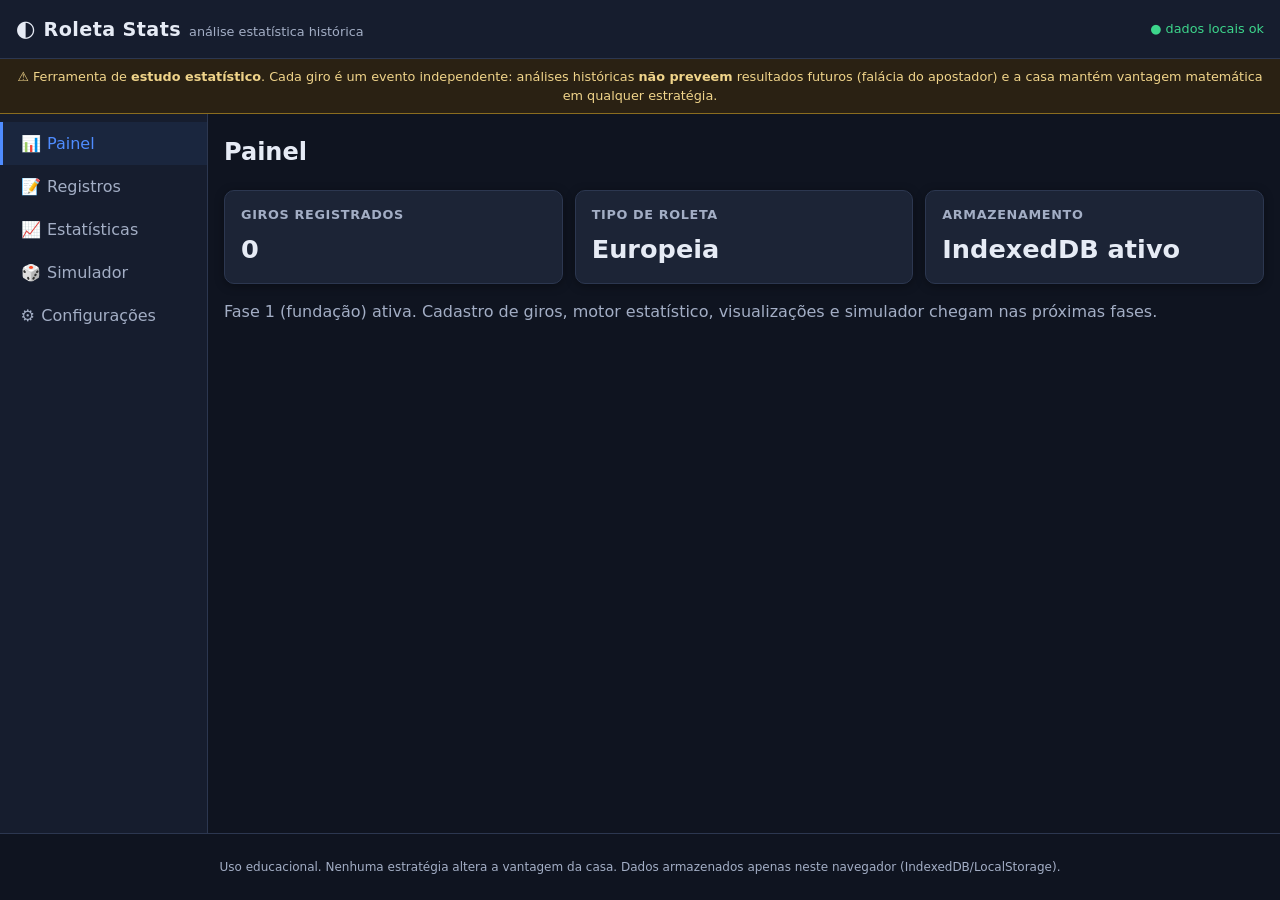
<file: roleta-stats/index.html>
<!DOCTYPE html>
<html lang="pt-BR">
<head>
  <meta charset="UTF-8">
  <meta name="viewport" content="width=device-width, initial-scale=1.0">
  <meta name="description" content="Plataforma de análise estatística de resultados históricos de roleta — ferramenta de estudo matemático, sem previsão de resultados.">
  <meta name="color-scheme" content="dark">
  <title>Roleta Stats — Análise Estatística</title>
  <link rel="icon" href="data:image/svg+xml,%3Csvg xmlns='http://www.w3.org/2000/svg' viewBox='0 0 16 16'%3E%3Ccircle cx='8' cy='8' r='7' fill='%234f8cff'/%3E%3Ccircle cx='8' cy='8' r='3' fill='%230f1420'/%3E%3C/svg%3E">
  <link rel="stylesheet" href="css/estilo.css">
</head>
<body>
  <a class="pular-link" href="#conteudo">Pular para o conteúdo</a>

  <header class="cabecalho" role="banner">
    <div class="cabecalho__marca">
      <span class="cabecalho__logo" aria-hidden="true">◐</span>
      <h1 class="cabecalho__titulo">Roleta Stats</h1>
      <span class="cabecalho__subtitulo">análise estatística histórica</span>
    </div>
    <div class="cabecalho__status" id="status-persistencia" role="status" aria-live="polite"></div>
  </header>

  <!--
    Aviso permanente (requisito de enquadramento):
    a roleta é um jogo de eventos independentes; análise histórica
    NÃO confere vantagem em jogadas futuras (falácia do apostador).
  -->
  <div class="aviso-legal" role="note" aria-label="Aviso sobre independência dos resultados">
    ⚠ Ferramenta de <strong>estudo estatístico</strong>. Cada giro é um evento
    independente: análises históricas <strong>não preveem</strong> resultados
    futuros (falácia do apostador) e a casa mantém vantagem matemática em
    qualquer estratégia.
  </div>

  <div class="app">
    <nav class="navegacao" aria-label="Seções da aplicação">
      <ul class="navegacao__lista">
        <li><a href="#/painel" data-rota="painel" class="navegacao__item">📊 <span>Painel</span></a></li>
        <li><a href="#/registros" data-rota="registros" class="navegacao__item">📝 <span>Registros</span></a></li>
        <li><a href="#/estatisticas" data-rota="estatisticas" class="navegacao__item">📈 <span>Estatísticas</span></a></li>
        <li><a href="#/simulador" data-rota="simulador" class="navegacao__item">🎲 <span>Simulador</span></a></li>
        <li><a href="#/configuracoes" data-rota="configuracoes" class="navegacao__item">⚙️ <span>Configurações</span></a></li>
      </ul>
    </nav>

    <main id="conteudo" class="conteudo" role="main">
      <!-- Cada seção é uma "visão"; o roteador alterna o atributo hidden -->

      <section id="visao-painel" class="visao" data-visao="painel" aria-labelledby="titulo-painel">
        <h2 id="titulo-painel">Painel</h2>
        <div class="grade-cartoes">
          <article class="cartao">
            <h3 class="cartao__titulo">Giros registrados</h3>
            <p class="cartao__valor" id="painel-total-giros">0</p>
          </article>
          <article class="cartao">
            <h3 class="cartao__titulo">Tipo de roleta</h3>
            <p class="cartao__valor" id="painel-tipo-roleta">—</p>
          </article>
          <article class="cartao">
            <h3 class="cartao__titulo">Armazenamento</h3>
            <p class="cartao__valor" id="painel-armazenamento">—</p>
          </article>
        </div>
        <p class="texto-suave">
          Fase 1 (fundação) ativa. Cadastro de giros, motor estatístico,
          visualizações e simulador chegam nas próximas fases.
        </p>
      </section>

      <section id="visao-registros" class="visao" data-visao="registros" aria-labelledby="titulo-registros" hidden>
        <h2 id="titulo-registros">Registros</h2>
        <p class="texto-suave">Entrada manual de giros e import/export (Fase 2).</p>
      </section>

      <section id="visao-estatisticas" class="visao" data-visao="estatisticas" aria-labelledby="titulo-estatisticas" hidden>
        <h2 id="titulo-estatisticas">Estatísticas</h2>
        <p class="texto-suave">Motor estatístico descritivo e testes de aleatoriedade (Fase 3).</p>
      </section>

      <section id="visao-simulador" class="visao" data-visao="simulador" aria-labelledby="titulo-simulador" hidden>
        <h2 id="titulo-simulador">Simulador</h2>
        <p class="texto-suave">
          Simulações Monte Carlo de estratégias (Fase 5). Os resultados sempre
          evidenciarão o valor esperado negativo a longo prazo.
        </p>
      </section>

      <section id="visao-configuracoes" class="visao" data-visao="configuracoes" aria-labelledby="titulo-configuracoes" hidden>
        <h2 id="titulo-configuracoes">Configurações</h2>
        <form id="form-config" class="formulario">
          <fieldset class="formulario__grupo">
            <legend>Tipo de roleta</legend>
            <label class="opcao-radio">
              <input type="radio" name="tipoRoleta" value="europeia" checked>
              Europeia (37 casas: 0–36)
            </label>
            <label class="opcao-radio">
              <input type="radio" name="tipoRoleta" value="americana">
              Americana (38 casas: 0, 00, 1–36)
            </label>
          </fieldset>
          <button type="submit" class="botao botao--primario">Salvar</button>
          <button type="button" id="btn-limpar-dados" class="botao botao--perigo">
            Apagar todos os dados locais
          </button>
        </form>
      </section>
    </main>
  </div>

  <div id="area-toast" class="area-toast" aria-live="polite" aria-atomic="true"></div>

  <footer class="rodape" role="contentinfo">
    <p>
      Uso educacional. Nenhuma estratégia altera a vantagem da casa.
      Dados armazenados apenas neste navegador (IndexedDB/LocalStorage).
    </p>
  </footer>

  <script type="module" src="js/app.js"></script>
</body>
</html>
</file>
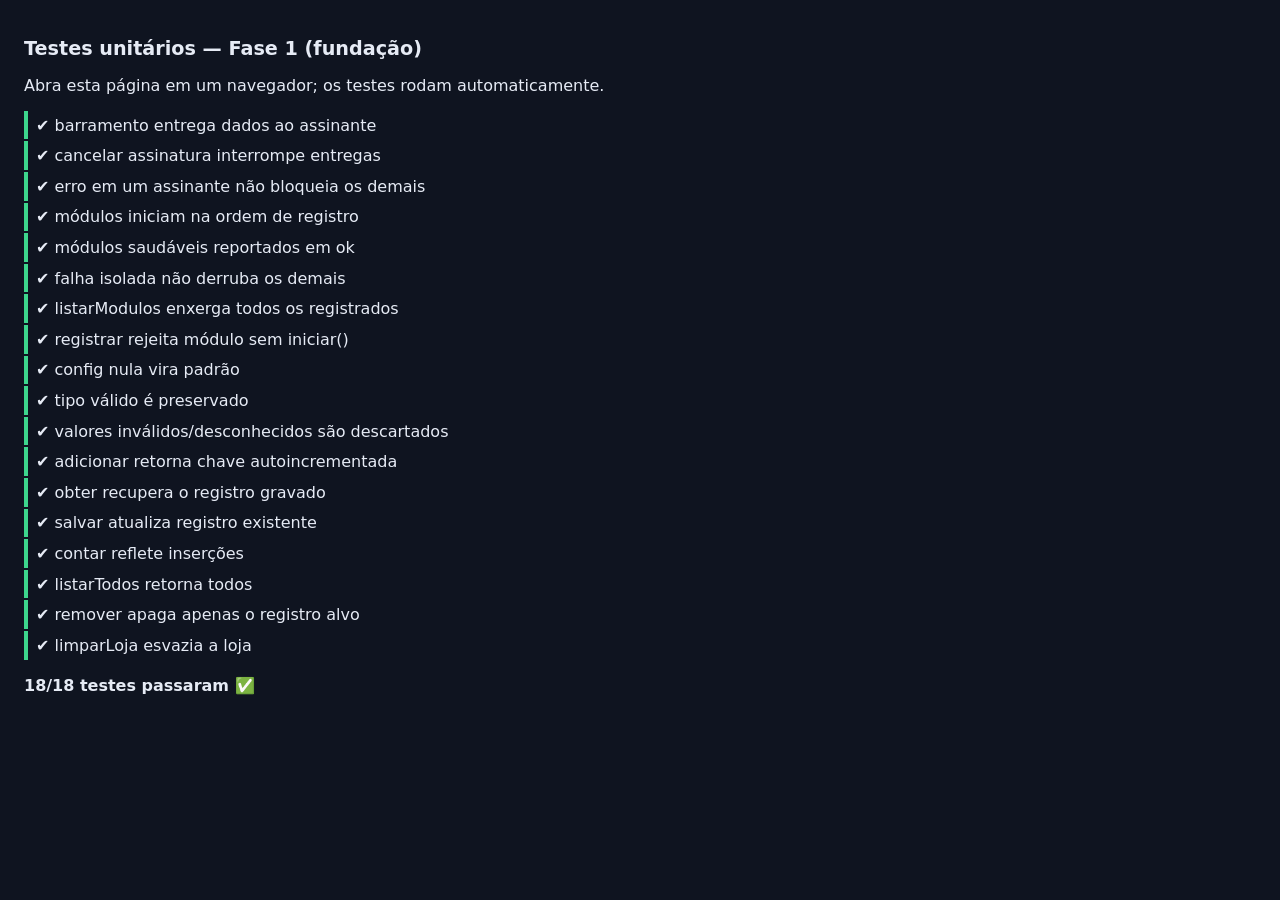
<file: roleta-stats/tests/testes.html>
<!DOCTYPE html>
<html lang="pt-BR">
<head>
  <meta charset="UTF-8">
  <meta name="viewport" content="width=device-width, initial-scale=1.0">
  <meta name="color-scheme" content="dark">
  <title>Roleta Stats — Testes (Fase 1)</title>
  <style>
    body { font-family: system-ui, sans-serif; background: #0f1420; color: #e6ebf5; padding: 1rem; }
    h1 { font-size: 1.2rem; }
    ul { list-style: none; padding: 0; }
    li { padding: 0.3rem 0.5rem; border-left: 4px solid transparent; margin-bottom: 2px; }
    .passou { border-color: #3dd68c; }
    .falhou { border-color: #e5484d; background: rgb(229 72 77 / 0.12); }
    #resumo { font-weight: 700; margin-top: 1rem; }
  </style>
</head>
<body>
  <h1>Testes unitários — Fase 1 (fundação)</h1>
  <p>Abra esta página em um navegador; os testes rodam automaticamente.</p>
  <ul id="resultados"></ul>
  <p id="resumo" role="status">Executando…</p>
  <script type="module" src="testes.js"></script>
</body>
</html>
</file>
<file: roleta-stats/css/estilo.css>
/* ============================================================
   Roleta Stats — Fase 1 (fundação)
   Tema dark mobile-first com variáveis CSS.
   Contraste alvo: WCAG AA (texto normal >= 4.5:1 sobre o fundo).
   ============================================================ */

:root {
  /* Paleta base (dark) */
  --cor-fundo: #0f1420;
  --cor-fundo-alt: #161d2e;
  --cor-superficie: #1c2436;
  --cor-borda: #2c3750;
  --cor-texto: #e6ebf5;
  --cor-texto-suave: #a3aec5;
  --cor-primaria: #4f8cff;
  --cor-primaria-forte: #2f6fe0;
  --cor-perigo: #e5484d;
  --cor-alerta-fundo: #2a2113;
  --cor-alerta-borda: #8a6d1f;
  --cor-alerta-texto: #f0d48a;
  --cor-ok: #3dd68c;

  --raio: 10px;
  --sombra: 0 2px 10px rgb(0 0 0 / 0.35);
  --transicao: 150ms ease;
  --fonte: system-ui, -apple-system, "Segoe UI", Roboto, sans-serif;
}

* { box-sizing: border-box; }

html { -webkit-text-size-adjust: 100%; }

body {
  margin: 0;
  font-family: var(--fonte);
  background: var(--cor-fundo);
  color: var(--cor-texto);
  line-height: 1.5;
  min-height: 100dvh;
  display: flex;
  flex-direction: column;
}

/* Link de acessibilidade para pular a navegação */
.pular-link {
  position: absolute;
  left: -999px;
  top: 0;
  background: var(--cor-primaria);
  color: #fff;
  padding: 0.5rem 1rem;
  z-index: 100;
  border-radius: 0 0 var(--raio) 0;
}
.pular-link:focus { left: 0; }

/* ---------- Cabeçalho ---------- */
.cabecalho {
  display: flex;
  flex-wrap: wrap;
  align-items: center;
  justify-content: space-between;
  gap: 0.5rem;
  padding: 0.75rem 1rem;
  background: var(--cor-fundo-alt);
  border-bottom: 1px solid var(--cor-borda);
}

.cabecalho__marca {
  display: flex;
  align-items: baseline;
  gap: 0.5rem;
  flex-wrap: wrap;
}

.cabecalho__logo { font-size: 1.4rem; }
.cabecalho__titulo { margin: 0; font-size: 1.2rem; letter-spacing: 0.02em; }
.cabecalho__subtitulo { color: var(--cor-texto-suave); font-size: 0.8rem; }
.cabecalho__status { font-size: 0.8rem; color: var(--cor-texto-suave); }
.cabecalho__status--ok { color: var(--cor-ok); }
.cabecalho__status--erro { color: var(--cor-perigo); }

/* ---------- Aviso legal permanente (discreto, mas sempre visível) ---------- */
.aviso-legal {
  background: var(--cor-alerta-fundo);
  border-bottom: 1px solid var(--cor-alerta-borda);
  color: var(--cor-alerta-texto);
  font-size: 0.8rem;
  padding: 0.5rem 1rem;
  text-align: center;
}

/* ---------- Estrutura app (mobile-first: nav em cima, coluna) ---------- */
.app {
  display: flex;
  flex-direction: column;
  flex: 1;
}

.navegacao {
  background: var(--cor-fundo-alt);
  border-bottom: 1px solid var(--cor-borda);
  overflow-x: auto;
}

.navegacao__lista {
  display: flex;
  margin: 0;
  padding: 0;
  list-style: none;
}

.navegacao__item {
  display: flex;
  align-items: center;
  gap: 0.4rem;
  padding: 0.7rem 1rem;
  color: var(--cor-texto-suave);
  text-decoration: none;
  white-space: nowrap;
  border-bottom: 2px solid transparent;
  transition: color var(--transicao), border-color var(--transicao);
}

.navegacao__item:hover,
.navegacao__item:focus-visible {
  color: var(--cor-texto);
}

.navegacao__item[aria-current="page"] {
  color: var(--cor-primaria);
  border-bottom-color: var(--cor-primaria);
}

:is(a, button, input, select):focus-visible {
  outline: 2px solid var(--cor-primaria);
  outline-offset: 2px;
}

/* ---------- Conteúdo ---------- */
.conteudo {
  flex: 1;
  width: 100%;
  max-width: 72rem;
  margin: 0 auto;
  padding: 1rem;
}

.visao > h2 { margin-top: 0.25rem; }

.texto-suave { color: var(--cor-texto-suave); }

/* ---------- Cartões do painel ---------- */
.grade-cartoes {
  display: grid;
  grid-template-columns: repeat(auto-fit, minmax(12rem, 1fr));
  gap: 0.75rem;
}

.cartao {
  background: var(--cor-superficie);
  border: 1px solid var(--cor-borda);
  border-radius: var(--raio);
  padding: 0.9rem 1rem;
  box-shadow: var(--sombra);
}

.cartao__titulo {
  margin: 0;
  font-size: 0.8rem;
  font-weight: 600;
  text-transform: uppercase;
  letter-spacing: 0.05em;
  color: var(--cor-texto-suave);
}

.cartao__valor {
  margin: 0.35rem 0 0;
  font-size: 1.6rem;
  font-weight: 700;
}

/* ---------- Formulários ---------- */
.formulario { max-width: 28rem; display: grid; gap: 1rem; }

.formulario__grupo {
  border: 1px solid var(--cor-borda);
  border-radius: var(--raio);
  padding: 0.75rem 1rem 1rem;
  display: grid;
  gap: 0.5rem;
}

.formulario__grupo legend { padding: 0 0.35rem; color: var(--cor-texto-suave); }

.opcao-radio { display: flex; align-items: center; gap: 0.5rem; cursor: pointer; }

.botao {
  font: inherit;
  border: 1px solid var(--cor-borda);
  border-radius: var(--raio);
  padding: 0.55rem 1.1rem;
  background: var(--cor-superficie);
  color: var(--cor-texto);
  cursor: pointer;
  transition: background var(--transicao), border-color var(--transicao);
}

.botao--primario { background: var(--cor-primaria); border-color: var(--cor-primaria); color: #fff; }
.botao--primario:hover { background: var(--cor-primaria-forte); }
.botao--perigo { color: var(--cor-perigo); border-color: var(--cor-perigo); background: transparent; }
.botao--perigo:hover { background: rgb(229 72 77 / 0.12); }

/* ---------- Toasts ---------- */
.area-toast {
  position: fixed;
  bottom: 1rem;
  left: 50%;
  transform: translateX(-50%);
  display: grid;
  gap: 0.5rem;
  z-index: 50;
  width: min(92vw, 24rem);
}

.toast {
  background: var(--cor-superficie);
  border: 1px solid var(--cor-borda);
  border-left: 4px solid var(--cor-primaria);
  border-radius: var(--raio);
  padding: 0.6rem 0.9rem;
  box-shadow: var(--sombra);
  animation: toast-entrar 200ms ease;
}

.toast--erro { border-left-color: var(--cor-perigo); }
.toast--ok { border-left-color: var(--cor-ok); }

@keyframes toast-entrar {
  from { opacity: 0; transform: translateY(0.5rem); }
  to { opacity: 1; transform: none; }
}

@media (prefers-reduced-motion: reduce) {
  * { animation: none !important; transition: none !important; }
}

/* ---------- Rodapé ---------- */
.rodape {
  padding: 0.75rem 1rem;
  border-top: 1px solid var(--cor-borda);
  color: var(--cor-texto-suave);
  font-size: 0.75rem;
  text-align: center;
}

/* ---------- Desktop: navegação lateral ---------- */
@media (min-width: 48rem) {
  .app { flex-direction: row; }

  .navegacao {
    border-bottom: none;
    border-right: 1px solid var(--cor-borda);
    min-width: 13rem;
    overflow: visible;
  }

  .navegacao__lista { flex-direction: column; padding: 0.5rem 0; }

  .navegacao__item {
    border-bottom: none;
    border-left: 3px solid transparent;
    padding: 0.6rem 1.1rem;
  }

  .navegacao__item[aria-current="page"] {
    border-left-color: var(--cor-primaria);
    background: rgb(79 140 255 / 0.08);
  }
}
</file>
